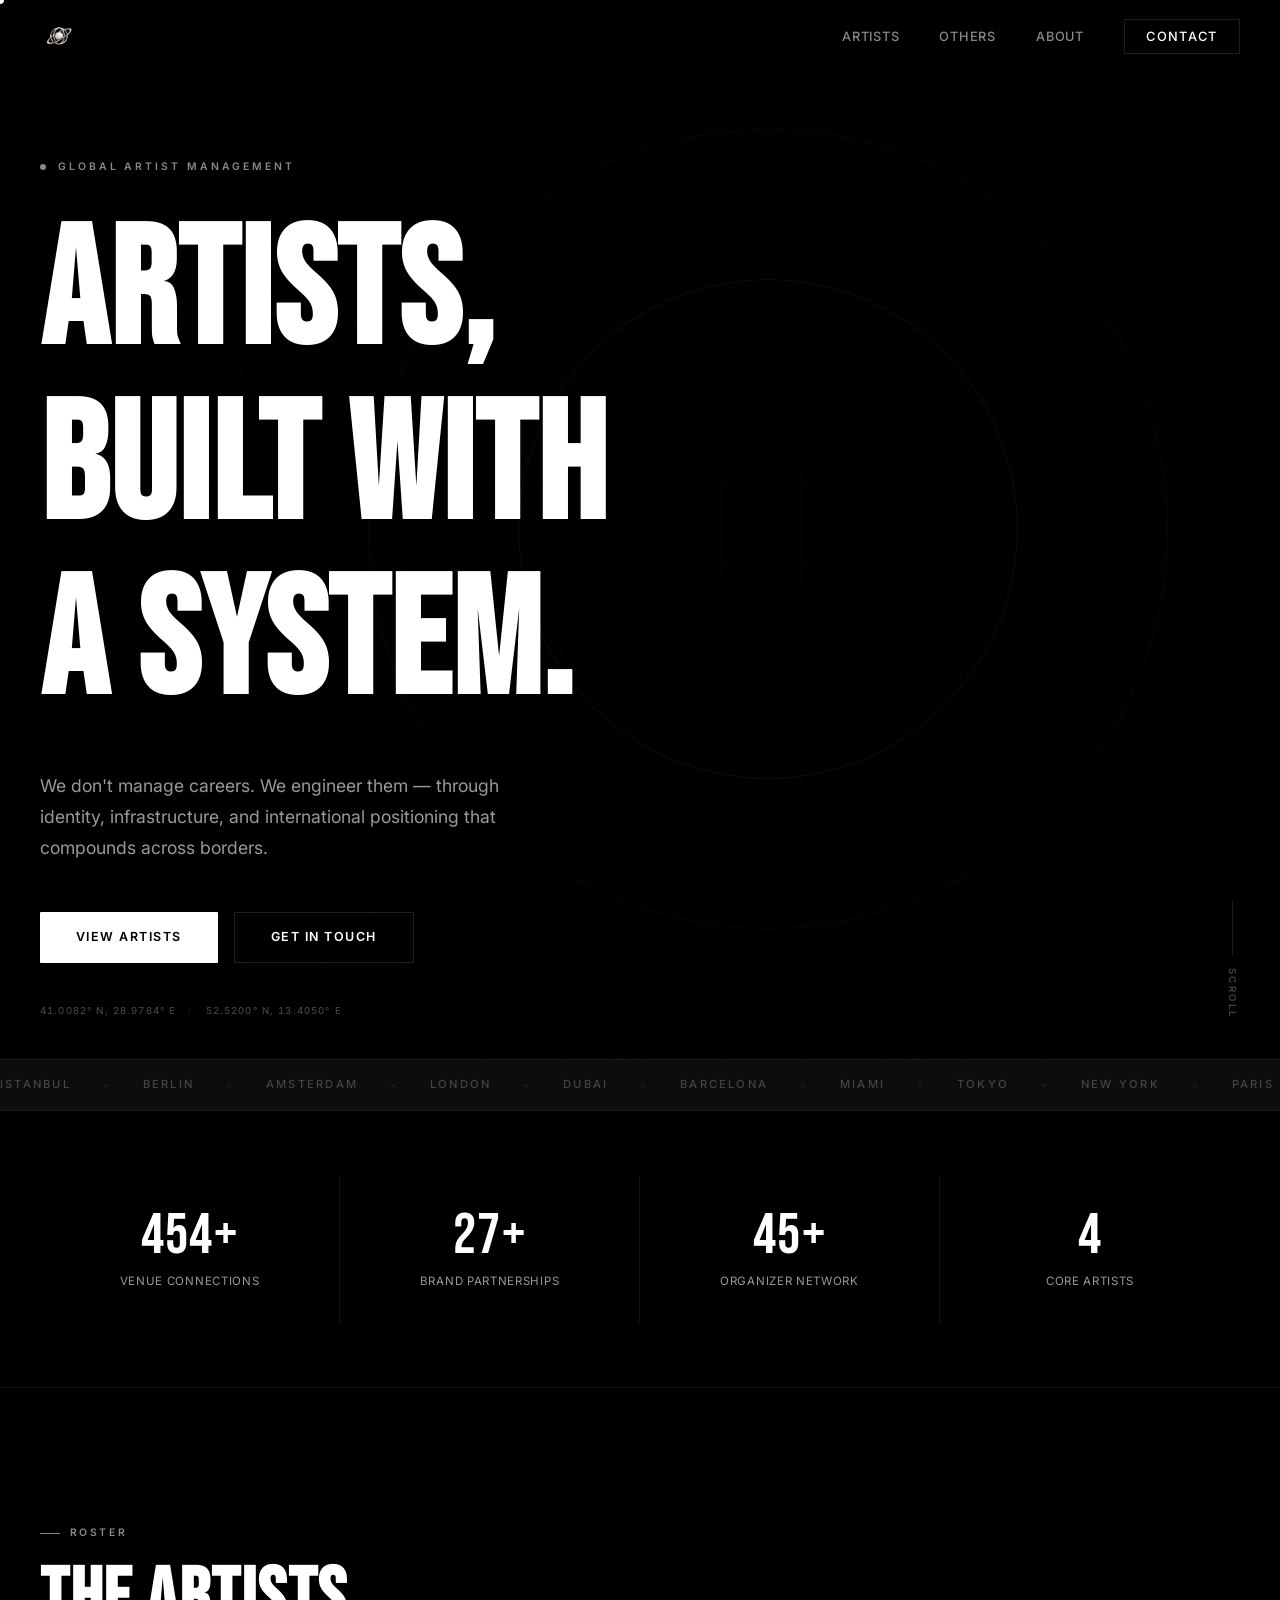
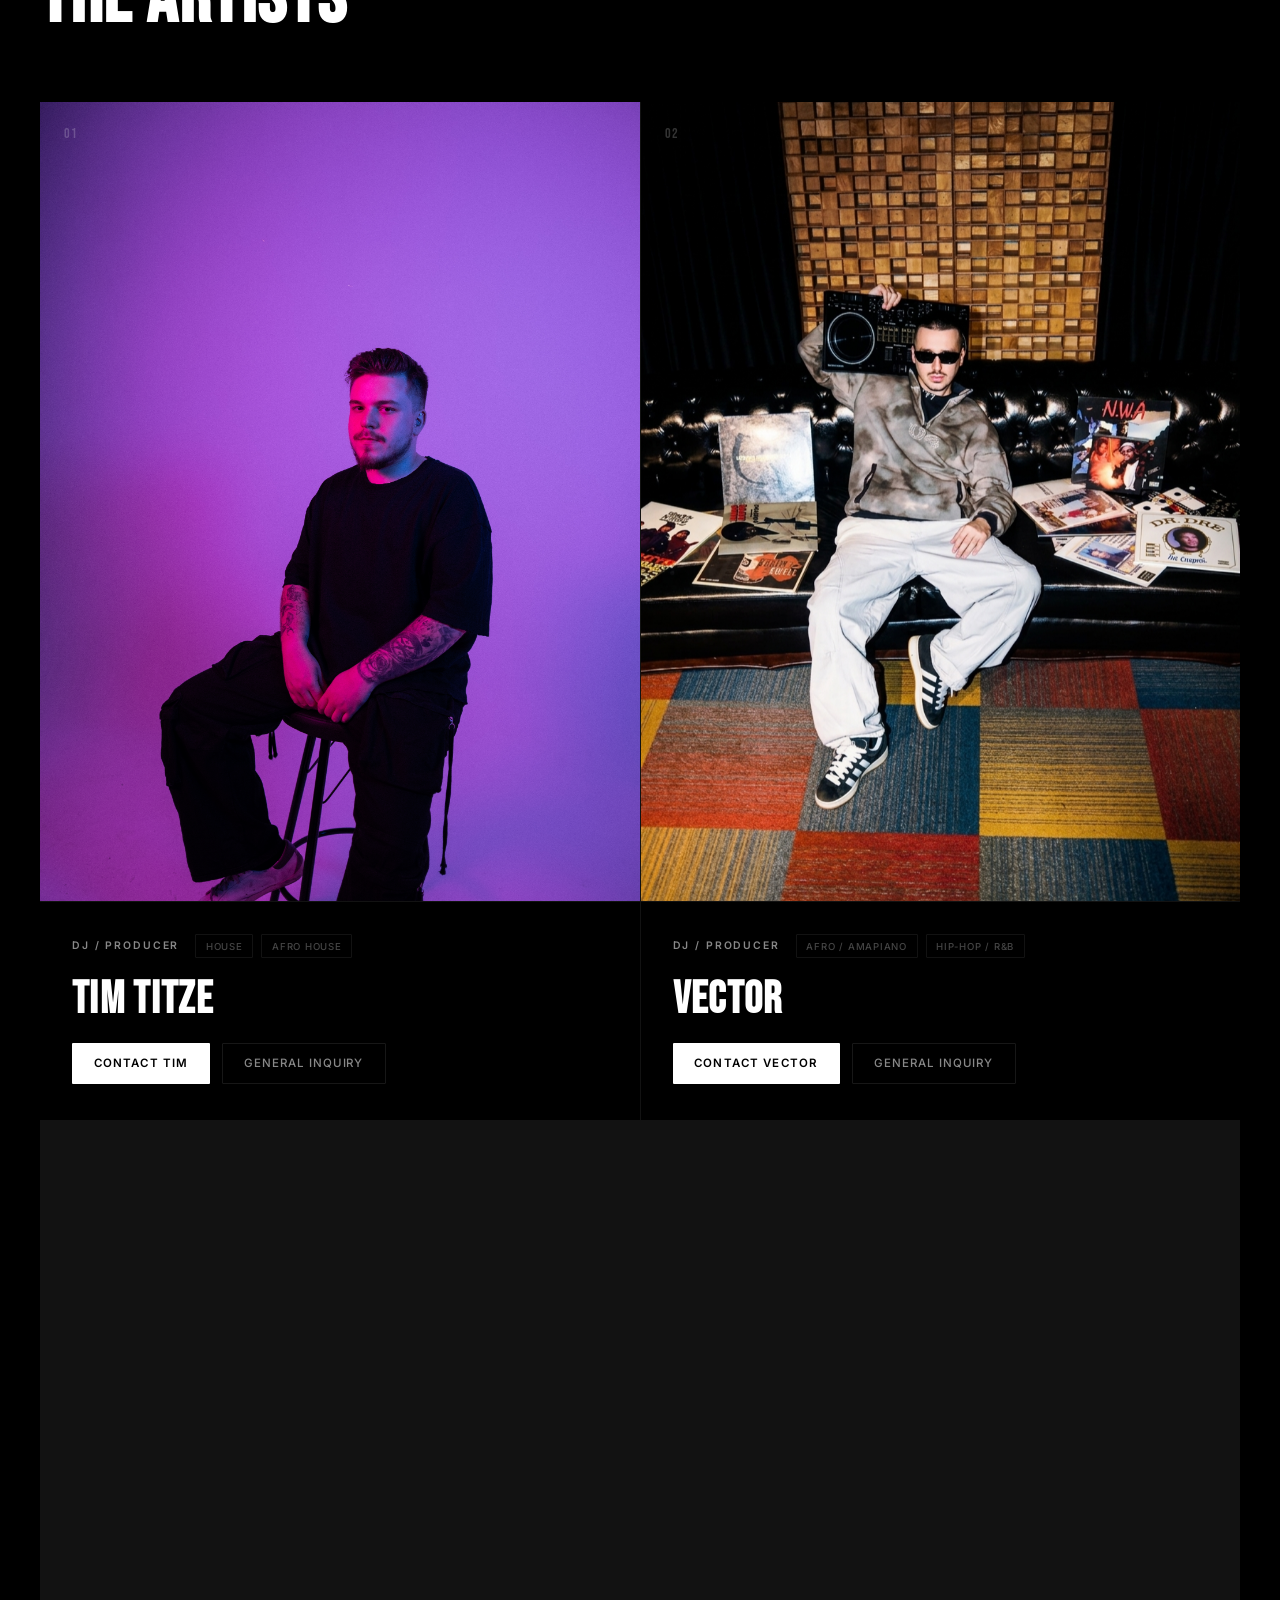
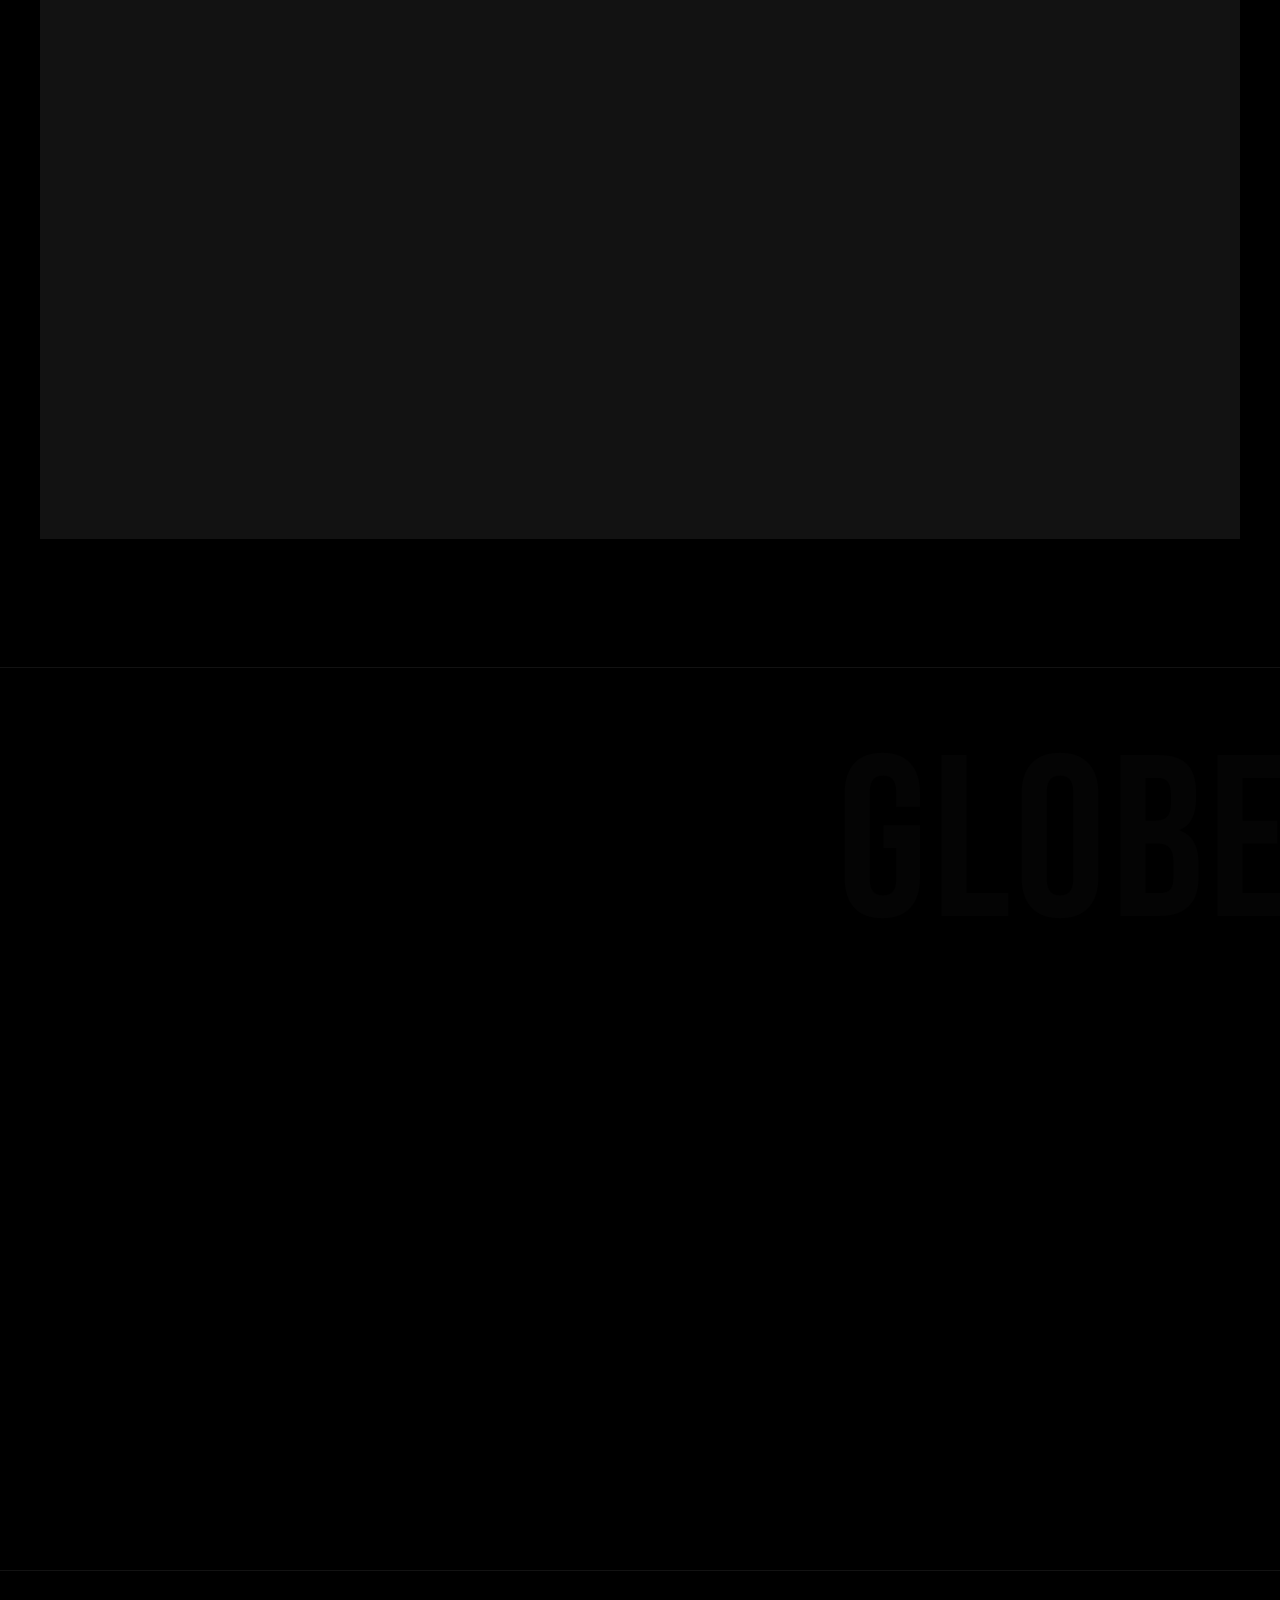
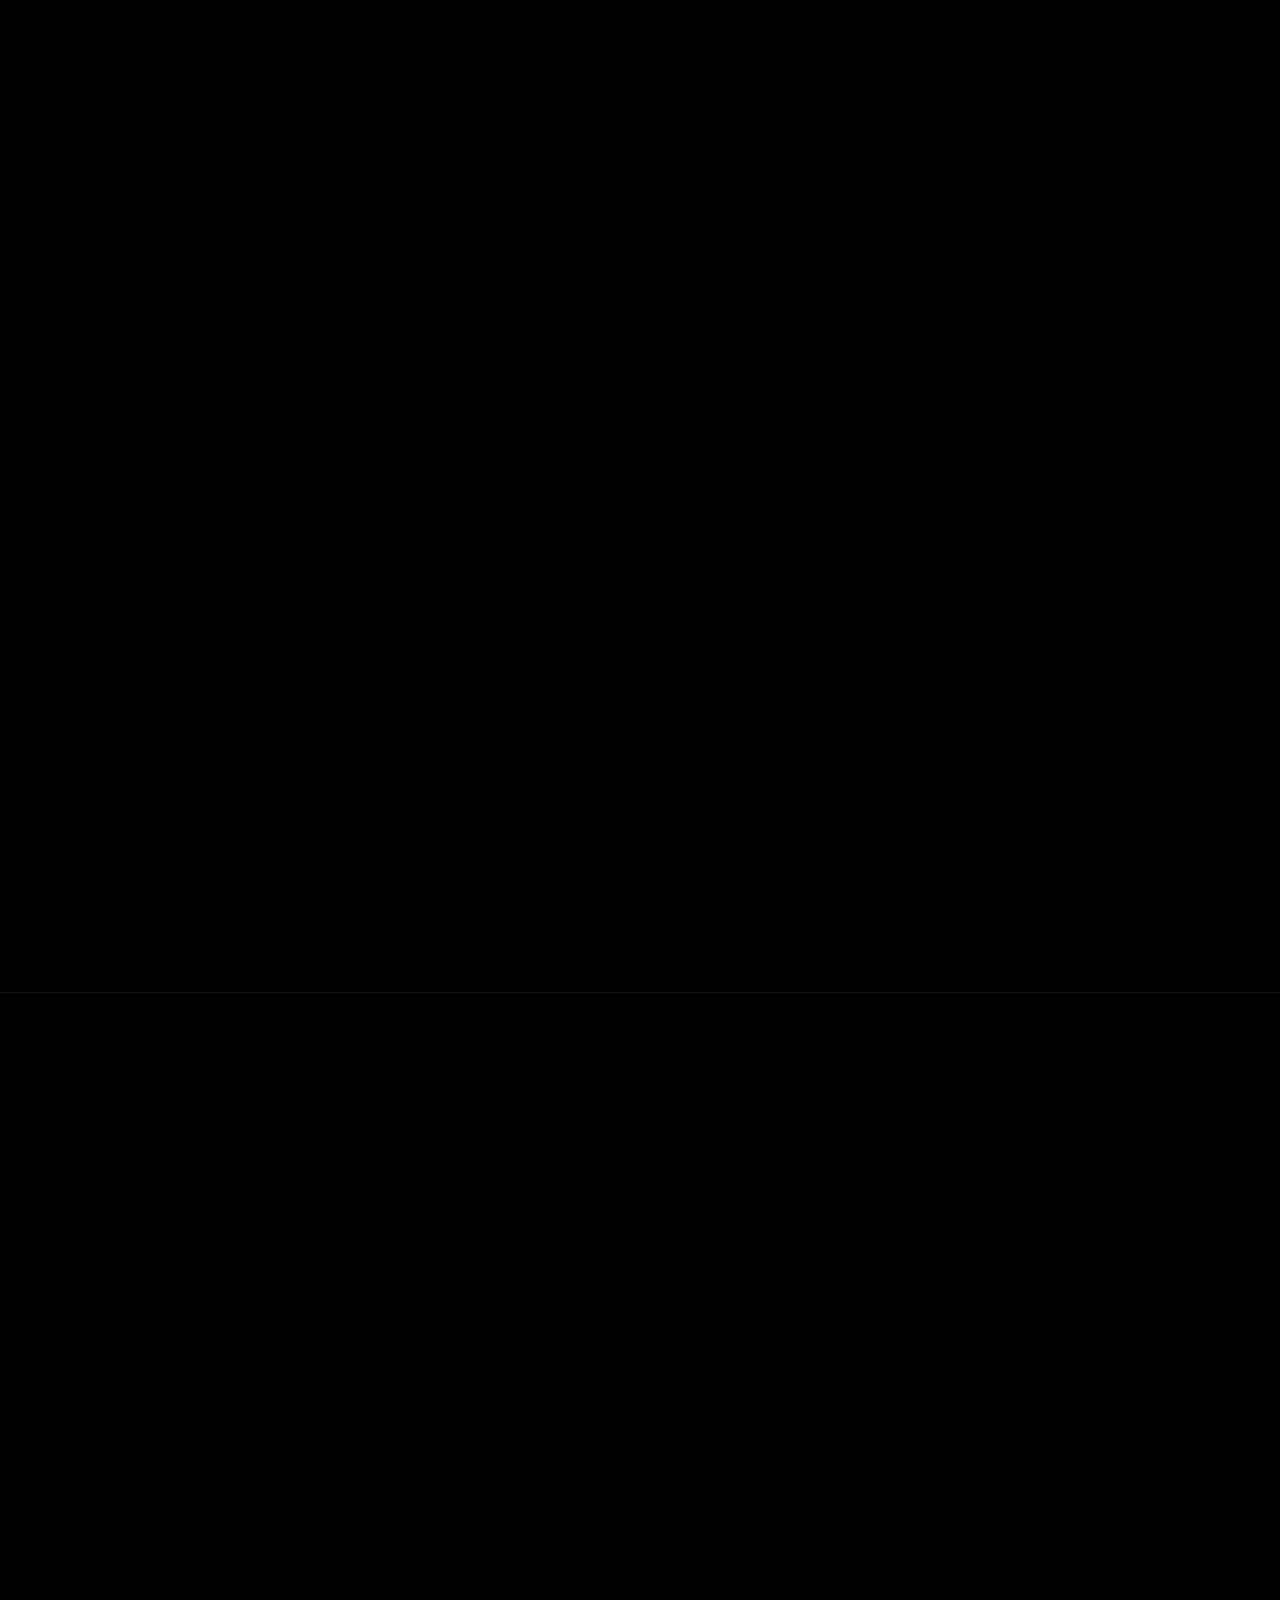
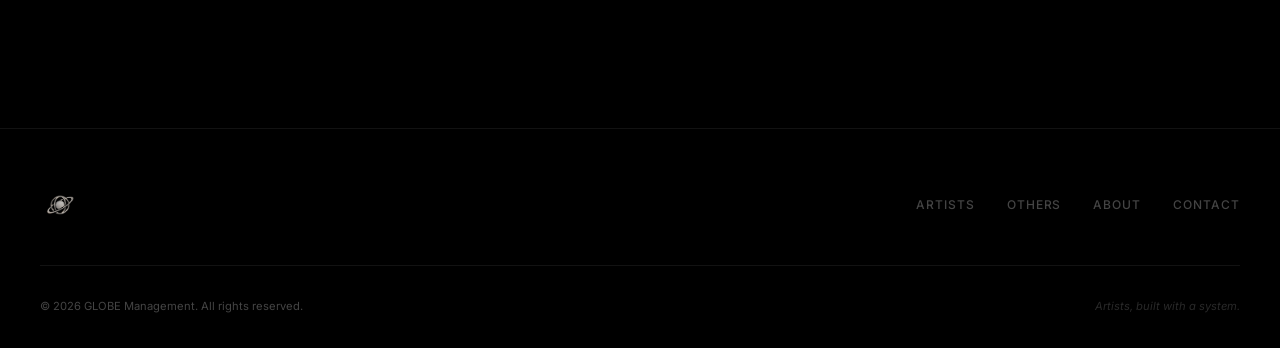
<file: index.html>
<!DOCTYPE html>
<html lang="en">
<head>
  <meta charset="UTF-8" />
  <meta name="viewport" content="width=device-width, initial-scale=1.0" />
  <title>GLOBE Management</title>
  <link rel="icon" type="image/png" href="assets/icon.png" />
  <link rel="preconnect" href="https://fonts.googleapis.com" />
  <link rel="preconnect" href="https://fonts.gstatic.com" crossorigin />
  <link href="https://fonts.googleapis.com/css2?family=Inter:wght@300;400;500;600;700;800;900&family=Bebas+Neue&display=swap" rel="stylesheet" />
  <link rel="stylesheet" href="style.css" />
</head>
<body>

  <!-- CUSTOM CURSOR -->
  <div class="cursor" id="cursor"></div>
  <div class="cursor-trail" id="cursorTrail"></div>

  <!-- NAVBAR -->
  <nav class="navbar" id="navbar">
    <div class="nav-inner">
      <a href="index.html" class="nav-logo">
        <img src="assets/icon-white.png" alt="GLOBE Management" class="nav-logo-icon" />
      </a>
      <button class="nav-toggle" id="navToggle" aria-label="Menu">
        <span></span><span></span><span></span>
      </button>
      <ul class="nav-links" id="navLinks">
        <li><a href="#artists">Artists</a></li>
        <li><a href="others.html">Others</a></li>
        <li><a href="#about">About</a></li>
        <li><a href="#contact" class="nav-cta">Contact</a></li>
      </ul>
    </div>
  </nav>

  <!-- HERO -->
  <section class="hero" id="hero">
    <div class="hero-bg">
      <div class="orbit orbit-1"></div>
      <div class="orbit orbit-2"></div>
      <div class="orbit orbit-3"></div>
      <div class="hero-grid-lines"></div>
    </div>
    <div class="hero-content">
      <div class="hero-label" data-hero-label>
        <span class="label-dot"></span>
        Global Artist Management
      </div>
      <h1 class="hero-headline">
        <span class="hero-word" data-hero-word>Artists,</span>
        <span class="hero-word" data-hero-word>built with</span>
        <span class="hero-word" data-hero-word>a system.</span>
      </h1>
      <p class="hero-sub" data-hero-sub>We don't manage careers. We engineer them — through identity, infrastructure, and international positioning that compounds across borders.</p>
      <div class="hero-actions" data-hero-actions>
        <a href="#artists" class="btn btn-primary magnetic">View Artists</a>
        <a href="#contact" class="btn btn-ghost magnetic">Get in Touch</a>
      </div>
    </div>
    <div class="hero-scroll" data-hero-scroll>
      <div class="scroll-indicator">
        <div class="scroll-dot"></div>
      </div>
      <span>Scroll</span>
    </div>
    <div class="hero-coords" data-hero-coords>
      <span>41.0082° N, 28.9784° E</span>
      <span class="coords-sep">/</span>
      <span>52.5200° N, 13.4050° E</span>
    </div>
  </section>

  <!-- TICKER -->
  <div class="ticker-wrap">
    <div class="ticker">
      <div class="ticker-track" id="tickerTrack">
        <span>Istanbul</span><span class="sep">×</span>
        <span>Berlin</span><span class="sep">×</span>
        <span>Amsterdam</span><span class="sep">×</span>
        <span>London</span><span class="sep">×</span>
        <span>Dubai</span><span class="sep">×</span>
        <span>Barcelona</span><span class="sep">×</span>
        <span>Miami</span><span class="sep">×</span>
        <span>Tokyo</span><span class="sep">×</span>
        <span>New York</span><span class="sep">×</span>
        <span>Paris</span><span class="sep">×</span>
        <span>São Paulo</span><span class="sep">×</span>
        <span>Singapore</span><span class="sep">×</span>
        <!-- duplicate for seamless loop -->
        <span>Istanbul</span><span class="sep">×</span>
        <span>Berlin</span><span class="sep">×</span>
        <span>Amsterdam</span><span class="sep">×</span>
        <span>London</span><span class="sep">×</span>
        <span>Dubai</span><span class="sep">×</span>
        <span>Barcelona</span><span class="sep">×</span>
        <span>Miami</span><span class="sep">×</span>
        <span>Tokyo</span><span class="sep">×</span>
        <span>New York</span><span class="sep">×</span>
        <span>Paris</span><span class="sep">×</span>
        <span>São Paulo</span><span class="sep">×</span>
        <span>Singapore</span><span class="sep">×</span>
      </div>
    </div>
  </div>

  <!-- STATS STRIP -->
  <section class="stats-strip">
    <div class="container">
      <div class="stats-grid">
        <div class="stat-item" data-reveal>
          <div class="stat-number" data-count="500" data-suffix="+">0+</div>
          <div class="stat-label">Venue Connections</div>
        </div>
        <div class="stat-item" data-reveal>
          <div class="stat-number" data-count="30" data-suffix="+">0+</div>
          <div class="stat-label">Brand Partnerships</div>
        </div>
        <div class="stat-item" data-reveal>
          <div class="stat-number" data-count="50" data-suffix="+">0+</div>
          <div class="stat-label">Organizer Network</div>
        </div>
        <div class="stat-item" data-reveal>
          <div class="stat-number" data-count="4" data-suffix="">0</div>
          <div class="stat-label">Core Artists</div>
        </div>
      </div>
    </div>
  </section>

  <!-- ARTISTS -->
  <section class="artists-section" id="artists">
    <div class="container">
      <div class="section-header" data-reveal>
        <span class="section-label">Roster</span>
        <h2 class="section-title split-title">The Artists</h2>
      </div>
      <div class="artists-grid">

        <div class="artist-card" data-reveal data-delay="0">
          <div class="artist-image-wrap">
            <img src="assets/tim main foto.jpg" alt="Tim Titze" class="artist-image" />
            <div class="artist-overlay">
              <button class="btn-detail magnetic" onclick="openModal('tim')">View Profile</button>
            </div>
            <div class="artist-card-index">01</div>
          </div>
          <div class="artist-info">
            <div class="artist-meta">
              <span class="artist-role">DJ / Producer</span>
              <div class="artist-tags">
                <span class="tag">House</span>
                <span class="tag">Afro House</span>
              </div>
            </div>
            <h3 class="artist-name">Tim Titze</h3>
            <div class="artist-actions">
              <a href="mailto:timtitze@globehouse.co" class="btn btn-artist-primary magnetic">Contact Tim</a>
              <a href="mailto:info@globehouse.co" class="btn btn-artist-ghost">General Inquiry</a>
            </div>
          </div>
        </div>

        <div class="artist-card" data-reveal data-delay="1">
          <div class="artist-image-wrap">
            <img src="assets/vector main foto.PNG" alt="Vector" class="artist-image" />
            <div class="artist-overlay">
              <button class="btn-detail magnetic" onclick="openModal('vector')">View Profile</button>
            </div>
            <div class="artist-card-index">02</div>
          </div>
          <div class="artist-info">
            <div class="artist-meta">
              <span class="artist-role">DJ / Producer</span>
              <div class="artist-tags">
                <span class="tag">Afro / Amapiano</span>
                <span class="tag">Hip-Hop / R&B</span>
              </div>
            </div>
            <h3 class="artist-name">Vector</h3>
            <div class="artist-actions">
              <a href="mailto:vector@globehouse.co" class="btn btn-artist-primary magnetic">Contact Vector</a>
              <a href="mailto:info@globehouse.co" class="btn btn-artist-ghost">General Inquiry</a>
            </div>
          </div>
        </div>

        <div class="artist-card" data-reveal data-delay="2">
          <div class="artist-image-wrap">
            <img src="assets/feyzabay.jpeg" alt="Feyza Bayrakçı" class="artist-image" />
            <div class="artist-overlay">
              <button class="btn-detail magnetic" onclick="openModal('feyza')">View Profile</button>
            </div>
            <div class="artist-card-index">03</div>
          </div>
          <div class="artist-info">
            <div class="artist-meta">
              <span class="artist-role">DJ / Producer</span>
              <div class="artist-tags">
                <span class="tag">Bounce</span>
                <span class="tag">Afro House</span>
                <span class="tag">R&B</span>
              </div>
            </div>
            <h3 class="artist-name">Feyza Bayrakçı</h3>
            <div class="artist-actions">
              <a href="mailto:feyzabayrakci@globehouse.co" class="btn btn-artist-primary magnetic">Contact Feyza</a>
              <a href="mailto:info@globehouse.co" class="btn btn-artist-ghost">General Inquiry</a>
            </div>
          </div>
        </div>

        <div class="artist-card" data-reveal data-delay="3">
          <div class="artist-image-wrap">
            <img src="assets/kaan ata main foto.JPG" alt="Kaan Ata" class="artist-image" />
            <div class="artist-overlay">
              <button class="btn-detail magnetic" onclick="openModal('kaan')">View Profile</button>
            </div>
            <div class="artist-card-index">04</div>
          </div>
          <div class="artist-info">
            <div class="artist-meta">
              <span class="artist-role">DJ / Producer</span>
              <div class="artist-tags">
                <span class="tag">Commercial</span>
                <span class="tag">Afro House</span>
              </div>
            </div>
            <h3 class="artist-name">Kaan Ata</h3>
            <div class="artist-actions">
              <a href="mailto:kaanata@globehouse.co" class="btn btn-artist-primary magnetic">Contact Kaan</a>
              <a href="mailto:info@globehouse.co" class="btn btn-artist-ghost">General Inquiry</a>
            </div>
          </div>
        </div>

      </div>
    </div>
  </section>

  <!-- ABOUT -->
  <section class="about-section" id="about">
    <div class="container">
      <div class="about-grid">
        <div class="about-left" data-reveal>
          <span class="section-label">About</span>
          <h2 class="about-title">We don't just manage artists.<br />We build systems.</h2>
          <p class="about-body">GLOBE is a selective artist management company built for the international market. We take on four artists — not four hundred. Every artist in our roster receives a complete career architecture: brand identity, content strategy, booking infrastructure, and long-term positioning engineered for the global stage.</p>
          <p class="about-body">Our network spans 500+ venues across every major territory, 30 brand partners, and 50 organizer relationships. We leverage all of it — exclusively for the artists we believe in without reservation.</p>
          <a href="#contact" class="btn btn-primary magnetic" style="margin-top: 2.5rem; display: inline-flex;">Work with us</a>
        </div>
        <div class="about-right">
          <div class="about-pillars">
            <div class="pillar" data-reveal>
              <div class="pillar-number">01</div>
              <div class="pillar-text">
                <h4>System Over Hustle</h4>
                <p>Careers built on repeatable, scalable infrastructure — not luck or one-off connections.</p>
              </div>
            </div>
            <div class="pillar" data-reveal>
              <div class="pillar-number">02</div>
              <div class="pillar-text">
                <h4>Identity First</h4>
                <p>Before bookings, before content — who is this artist, and why does the international market need them?</p>
              </div>
            </div>
            <div class="pillar" data-reveal>
              <div class="pillar-number">03</div>
              <div class="pillar-text">
                <h4>Cross-Border by Default</h4>
                <p>No market is out of reach. Every decision is made with a global trajectory as the baseline, not the ceiling.</p>
              </div>
            </div>
            <div class="pillar" data-reveal>
              <div class="pillar-number">04</div>
              <div class="pillar-text">
                <h4>Selective by Design</h4>
                <p>Four artists. Full focus. Undivided attention and resources — no compromise, no dilution.</p>
              </div>
            </div>
          </div>
        </div>
      </div>
    </div>
  </section>

  <!-- SERVICES -->
  <section class="services-section" id="services">
    <div class="container">
      <div class="section-header" data-reveal>
        <span class="section-label">What We Do</span>
        <h2 class="section-title">Services</h2>
      </div>
      <div class="services-list">
        <div class="service-row" data-reveal>
          <span class="service-index">01</span>
          <span class="service-name">Artist Management</span>
          <span class="service-desc">Full-spectrum career management from ground zero to international stages.</span>
          <div class="service-line"></div>
        </div>
        <div class="service-row" data-reveal>
          <span class="service-index">02</span>
          <span class="service-name">Booking Strategy</span>
          <span class="service-desc">Strategic placement across venues, festivals, and global events.</span>
          <div class="service-line"></div>
        </div>
        <div class="service-row" data-reveal>
          <span class="service-index">03</span>
          <span class="service-name">Brand Positioning</span>
          <span class="service-desc">Identity, visuals, and narrative architected to endure a decade of global exposure.</span>
          <div class="service-line"></div>
        </div>
        <div class="service-row" data-reveal>
          <span class="service-index">04</span>
          <span class="service-name">Content Direction</span>
          <span class="service-desc">Systematic content strategy built for cross-market reach, not just local virality.</span>
          <div class="service-line"></div>
        </div>
        <div class="service-row" data-reveal>
          <span class="service-index">05</span>
          <span class="service-name">Global Network</span>
          <span class="service-desc">500+ venues, 50 organizers, 30 brand partners — activated across every major territory.</span>
          <div class="service-line"></div>
        </div>
      </div>
    </div>
  </section>

  <!-- CONTACT -->
  <section class="contact-section" id="contact">
    <div class="container">
      <div class="contact-grid">
        <div class="contact-left" data-reveal>
          <span class="section-label">Contact</span>
          <h2 class="contact-title">Operate<br />everywhere.</h2>
          <p class="contact-sub">Whether you're an artist ready to scale internationally, a brand seeking authentic cultural access, or an organizer building a global lineup — start here.</p>
          <div class="contact-info">
            <div class="contact-info-row">
              <span class="ci-label">Email</span>
              <a href="mailto:info@globehouse.co" class="ci-value">info@globehouse.co</a>
            </div>
            <div class="contact-info-row">
              <span class="ci-label">Phone</span>
              <a href="tel:+905340882237" class="ci-value">0534 088 22 37</a>
            </div>
          </div>
        </div>
        <div class="contact-right" data-reveal>
          <form class="contact-form" onsubmit="handleSubmit(event)">
            <div class="form-group">
              <input type="text" name="name" placeholder="Name" required />
              <div class="form-underline"></div>
            </div>
            <div class="form-group">
              <input type="email" name="email" placeholder="Email" required />
              <div class="form-underline"></div>
            </div>
            <div class="form-group">
              <input type="tel" name="phone" placeholder="Phone" />
              <div class="form-underline"></div>
            </div>
            <div class="form-group">
              <textarea name="message" placeholder="Message" rows="5" required></textarea>
              <div class="form-underline"></div>
            </div>
            <button type="submit" class="btn btn-primary btn-full magnetic">Send Message</button>
          </form>
        </div>
      </div>
    </div>
  </section>

  <!-- FOOTER -->
  <footer class="footer">
    <div class="container">
      <div class="footer-top">
        <a href="index.html" class="footer-logo">
          <img src="assets/icon-white.png" alt="GLOBE Management" class="footer-logo-icon" />
        </a>
        <nav class="footer-nav">
          <a href="#artists">Artists</a>
          <a href="others.html">Others</a>
          <a href="#about">About</a>
          <a href="#contact">Contact</a>
        </nav>
      </div>
      <div class="footer-bottom">
        <span class="footer-copy">&copy; 2026 GLOBE Management. All rights reserved.</span>
        <span class="footer-tag">Artists, built with a system.</span>
      </div>
    </div>
  </footer>

  <!-- ARTIST MODALS -->
  <div class="modal-overlay" id="modalOverlay" onclick="closeModal()">
    <div class="modal" onclick="event.stopPropagation()">
      <button class="modal-close" onclick="closeModal()">&#215;</button>
      <div class="modal-content" id="modalContent"></div>
    </div>
  </div>

  <script src="script.js"></script>
</body>
</html>
</file>
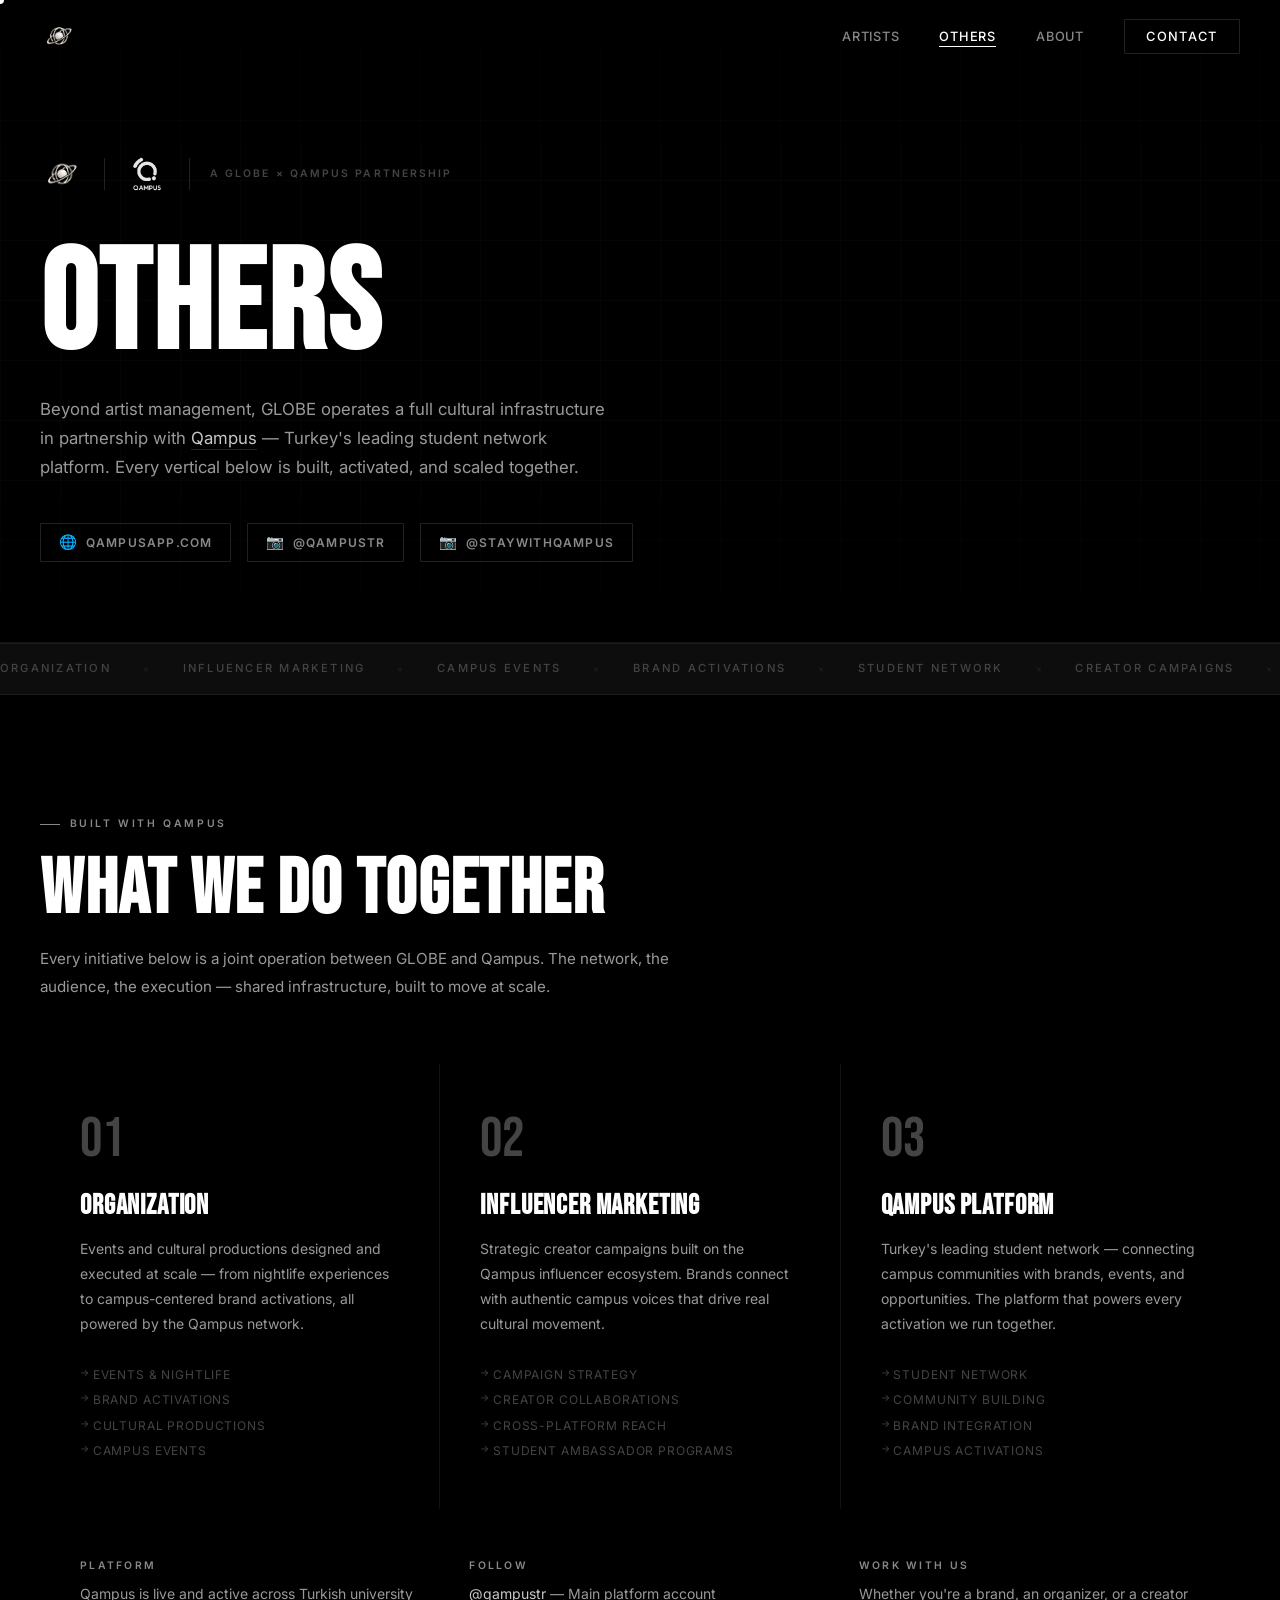
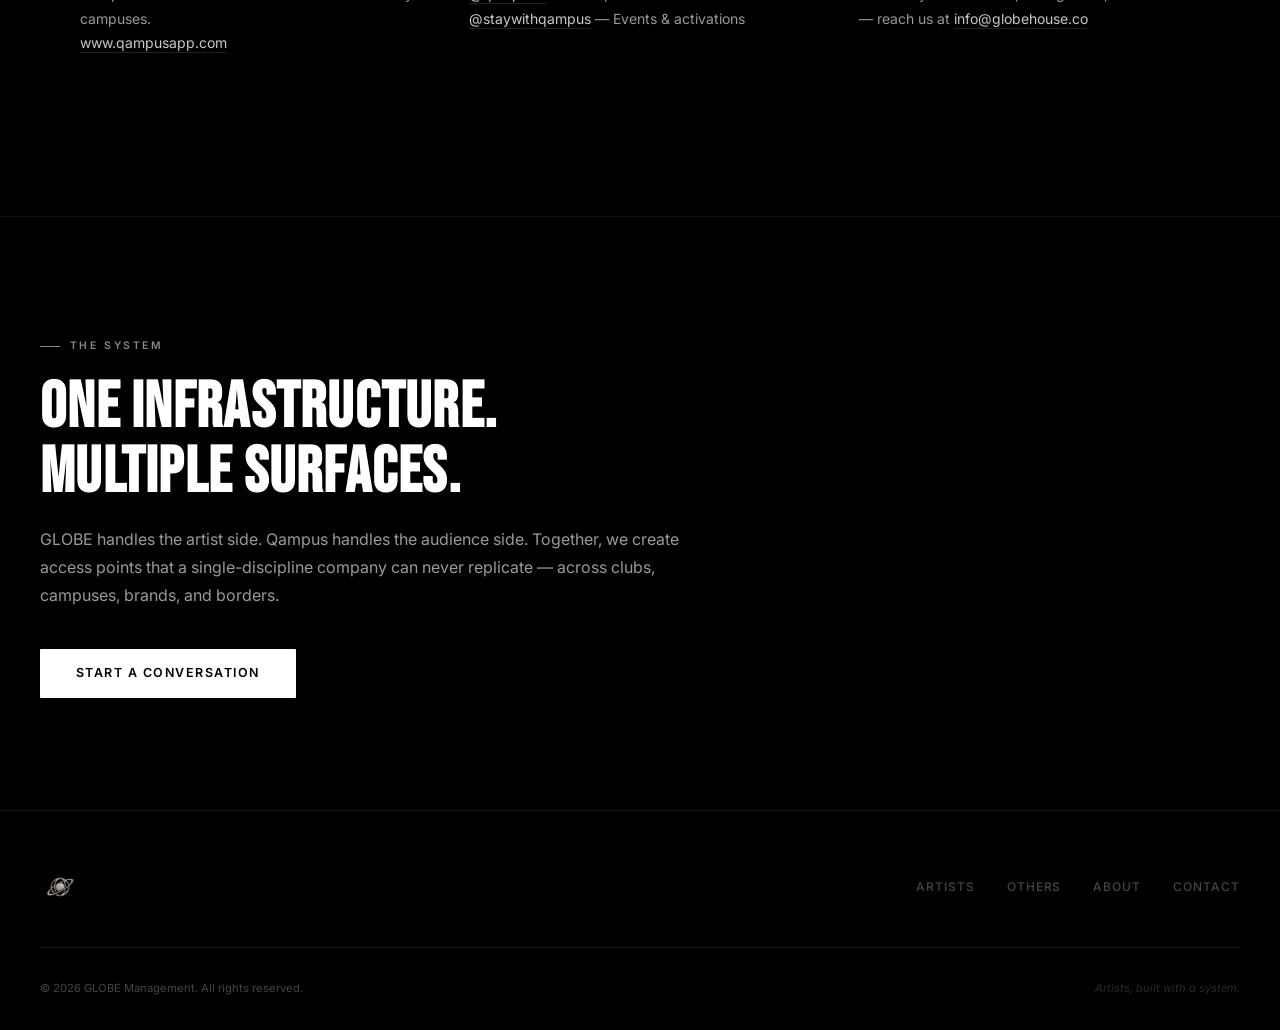
<file: others.html>
<!DOCTYPE html>
<html lang="en">
<head>
  <meta charset="UTF-8" />
  <meta name="viewport" content="width=device-width, initial-scale=1.0" />
  <title>Others — GLOBE Management</title>
  <link rel="icon" type="image/png" href="assets/icon-white.png" />
  <link rel="preconnect" href="https://fonts.googleapis.com" />
  <link rel="preconnect" href="https://fonts.gstatic.com" crossorigin />
  <link href="https://fonts.googleapis.com/css2?family=Inter:wght@300;400;500;600;700;800;900&family=Bebas+Neue&display=swap" rel="stylesheet" />
  <link rel="stylesheet" href="style.css" />
  <style>
    /* ── Others-specific overrides ── */
    .partner-hero {
      padding: calc(var(--nav-h) + 5rem) 0 5rem;
      border-bottom: 1px solid var(--border);
      position: relative;
      overflow: hidden;
    }
    .partner-hero::before {
      content: '';
      position: absolute;
      inset: 0;
      background-image:
        linear-gradient(rgba(255,255,255,0.02) 1px, transparent 1px),
        linear-gradient(90deg, rgba(255,255,255,0.02) 1px, transparent 1px);
      background-size: 60px 60px;
      mask-image: linear-gradient(to bottom, transparent, black 25%, black 75%, transparent);
      -webkit-mask-image: linear-gradient(to bottom, transparent, black 25%, black 75%, transparent);
      pointer-events: none;
    }

    /* Logo lockup */
    .lockup {
      display: flex;
      align-items: center;
      gap: 1.25rem;
      margin-bottom: 3rem;
      position: relative; z-index: 1;
    }
    .lockup-logo {
      height: 44px;
      width: auto;
      object-fit: contain;
    }
    .lockup-globe { filter: none !important; }
    .lockup-qampus { opacity: 0.9; }
    .lockup-div {
      width: 1px;
      height: 32px;
      background: var(--border-mid);
    }
    .lockup-tag {
      font-size: 0.65rem;
      font-weight: 600;
      letter-spacing: 0.2em;
      text-transform: uppercase;
      color: var(--text-muted);
    }

    .partner-title {
      font-family: var(--font-display);
      font-size: clamp(4.5rem, 11vw, 10rem);
      line-height: 0.9;
      letter-spacing: 0.02em;
      margin-bottom: 1.5rem;
      position: relative; z-index: 1;
    }
    .partner-sub {
      font-size: 1.05rem;
      color: var(--text-secondary);
      max-width: 580px;
      line-height: 1.75;
      position: relative; z-index: 1;
    }
    .partner-sub a {
      color: var(--silver);
      border-bottom: 1px solid var(--border-mid);
      padding-bottom: 1px;
      transition: color 0.2s, border-color 0.2s;
    }
    .partner-sub a:hover { color: var(--white); border-color: var(--white); }

    /* Qampus links bar */
    .qampus-links {
      display: flex;
      align-items: center;
      gap: 1rem;
      margin-top: 2.5rem;
      flex-wrap: wrap;
      position: relative; z-index: 1;
    }
    .qlink {
      display: inline-flex;
      align-items: center;
      gap: 0.5rem;
      font-size: 0.75rem;
      font-weight: 600;
      letter-spacing: 0.1em;
      text-transform: uppercase;
      color: var(--silver-dim);
      border: 1px solid var(--border-mid);
      padding: 0.55rem 1.1rem;
      border-radius: 1px;
      transition: color 0.2s, border-color 0.2s, background 0.2s;
    }
    .qlink:hover { color: var(--white); border-color: rgba(255,255,255,0.3); background: rgba(255,255,255,0.03); }
    .qlink-icon { font-size: 0.9rem; line-height: 1; }

    /* Services grid */
    .services-wrap { padding: 7rem 0; }

    .services-intro {
      margin-bottom: 4rem;
    }
    .services-intro p {
      font-size: 0.95rem;
      color: var(--text-secondary);
      max-width: 640px;
      line-height: 1.8;
      margin-top: 1rem;
    }

    .qampus-grid {
      display: grid;
      grid-template-columns: repeat(3, 1fr);
      gap: 1px;
      background: var(--border);
      margin-bottom: 1px;
    }

    .q-card {
      background: var(--black);
      padding: 3rem 2.5rem;
      position: relative;
      overflow: hidden;
      transition: background 0.35s;
    }
    .q-card:hover { background: var(--surface); }
    .q-card::before {
      content: '';
      position: absolute;
      top: 0; left: 0;
      width: 0; height: 2px;
      background: var(--white);
      transition: width 0.5s var(--ease);
    }
    .q-card:hover::before { width: 100%; }

    .q-card-index {
      font-family: var(--font-display);
      font-size: 3.5rem;
      color: var(--text-muted);
      line-height: 1;
      margin-bottom: 1.5rem;
      transition: color 0.3s;
    }
    .q-card:hover .q-card-index { color: var(--silver-dim); }

    .q-card-title {
      font-family: var(--font-display);
      font-size: 1.75rem;
      letter-spacing: 0.03em;
      line-height: 1;
      margin-bottom: 1rem;
    }
    .q-card-desc {
      font-size: 0.875rem;
      color: var(--text-secondary);
      line-height: 1.8;
      margin-bottom: 1.75rem;
    }
    .q-card-list {
      list-style: none;
      display: flex;
      flex-direction: column;
      gap: 0.4rem;
    }
    .q-card-list li {
      font-size: 0.75rem;
      color: var(--text-muted);
      letter-spacing: 0.07em;
      text-transform: uppercase;
      padding-left: 0.8rem;
      position: relative;
      transition: color 0.2s;
    }
    .q-card:hover .q-card-list li { color: var(--silver-dim); }
    .q-card-list li::before { content: '→'; position: absolute; left: 0; font-size: 0.6rem; }

    /* Wide card (full width) */
    .q-card-wide {
      background: var(--black);
      padding: 3rem 2.5rem;
      display: grid;
      grid-template-columns: 1fr 1fr 1fr;
      gap: 3rem;
      align-items: start;
      position: relative;
      overflow: hidden;
      transition: background 0.35s;
    }
    .q-card-wide:hover { background: var(--surface); }
    .q-card-wide::before {
      content: '';
      position: absolute;
      top: 0; left: 0;
      width: 0; height: 2px;
      background: var(--white);
      transition: width 0.5s var(--ease);
    }
    .q-card-wide:hover::before { width: 100%; }

    .q-wide-label {
      font-size: 0.65rem;
      font-weight: 600;
      letter-spacing: 0.22em;
      text-transform: uppercase;
      color: var(--silver-dim);
      margin-bottom: 0.5rem;
    }
    .q-wide-text {
      font-size: 0.875rem;
      color: var(--text-secondary);
      line-height: 1.75;
    }
    .q-wide-text a {
      color: var(--silver);
      border-bottom: 1px solid var(--border-mid);
      padding-bottom: 1px;
      transition: color 0.2s, border-color 0.2s;
    }
    .q-wide-text a:hover { color: var(--white); border-color: var(--white); }

    /* CTA */
    .others-cta {
      padding: 7rem 0;
      border-top: 1px solid var(--border);
    }
    .cta-block { max-width: 640px; }
    .cta-block-title {
      font-family: var(--font-display);
      font-size: clamp(2.75rem, 5vw, 4.5rem);
      letter-spacing: 0.02em;
      line-height: 1.02;
      margin-bottom: 1.25rem;
    }
    .cta-block-sub {
      font-size: 1rem;
      color: var(--text-secondary);
      line-height: 1.75;
      margin-bottom: 2.5rem;
    }

    @media (max-width: 900px) {
      .qampus-grid { grid-template-columns: 1fr 1fr; }
      .q-card-wide { grid-template-columns: 1fr; gap: 2rem; }
    }
    @media (max-width: 600px) {
      .qampus-grid { grid-template-columns: 1fr; }
      .lockup { flex-wrap: wrap; }
    }
  </style>
</head>
<body>

  <div class="cursor" id="cursor"></div>
  <div class="cursor-trail" id="cursorTrail"></div>

  <nav class="navbar scrolled" id="navbar">
    <div class="nav-inner">
      <a href="index.html" class="nav-logo">
        <img src="assets/icon-white.png" alt="GLOBE Management" class="nav-logo-icon" />
      </a>
      <button class="nav-toggle" id="navToggle" aria-label="Menu">
        <span></span><span></span><span></span>
      </button>
      <ul class="nav-links" id="navLinks">
        <li><a href="index.html#artists">Artists</a></li>
        <li><a href="others.html" class="active">Others</a></li>
        <li><a href="index.html#about">About</a></li>
        <li><a href="index.html#contact" class="nav-cta">Contact</a></li>
      </ul>
    </div>
  </nav>

  <!-- PAGE HERO -->
  <section class="partner-hero">
    <div class="container">

      <!-- GLOBE × QAMPUS lockup -->
      <div class="lockup" data-reveal>
        <img src="assets/icon-white.png" alt="GLOBE" class="lockup-logo lockup-globe nav-logo-icon" style="height:44px;width:44px;" />
        <div class="lockup-div"></div>
        <img src="assets/qampus-white.png" alt="Qampus" class="lockup-logo lockup-qampus" style="height:44px;width:44px;" />
        <div class="lockup-div"></div>
        <span class="lockup-tag">A GLOBE × Qampus Partnership</span>
      </div>

      <h1 class="partner-title" data-reveal>Others</h1>

      <p class="partner-sub" data-reveal>
        Beyond artist management, GLOBE operates a full cultural infrastructure in partnership with
        <a href="https://www.qampusapp.com" target="_blank" rel="noopener">Qampus</a> —
        Turkey's leading student network platform. Every vertical below is built, activated, and scaled together.
      </p>

      <!-- Qampus links -->
      <div class="qampus-links" data-reveal>
        <a href="https://www.qampusapp.com" target="_blank" rel="noopener" class="qlink">
          <span class="qlink-icon">🌐</span> qampusapp.com
        </a>
        <a href="https://instagram.com/qampustr" target="_blank" rel="noopener" class="qlink">
          <span class="qlink-icon">📷</span> @qampustr
        </a>
        <a href="https://instagram.com/staywithqampus" target="_blank" rel="noopener" class="qlink">
          <span class="qlink-icon">📷</span> @staywithqampus
        </a>
      </div>

    </div>
  </section>

  <!-- TICKER -->
  <div class="ticker-wrap">
    <div class="ticker">
      <div class="ticker-track">
        <span>Organization</span><span class="sep">×</span>
        <span>Influencer Marketing</span><span class="sep">×</span>
        <span>Campus Events</span><span class="sep">×</span>
        <span>Brand Activations</span><span class="sep">×</span>
        <span>Student Network</span><span class="sep">×</span>
        <span>Creator Campaigns</span><span class="sep">×</span>
        <span>Cultural Productions</span><span class="sep">×</span>
        <span>Community Building</span><span class="sep">×</span>
        <span>Organization</span><span class="sep">×</span>
        <span>Influencer Marketing</span><span class="sep">×</span>
        <span>Campus Events</span><span class="sep">×</span>
        <span>Brand Activations</span><span class="sep">×</span>
        <span>Student Network</span><span class="sep">×</span>
        <span>Creator Campaigns</span><span class="sep">×</span>
        <span>Cultural Productions</span><span class="sep">×</span>
        <span>Community Building</span><span class="sep">×</span>
      </div>
    </div>
  </div>

  <!-- SERVICES -->
  <section class="services-wrap">
    <div class="container">

      <div class="services-intro" data-reveal>
        <span class="section-label">Built with Qampus</span>
        <h2 class="section-title">What we do together</h2>
        <p>Every initiative below is a joint operation between GLOBE and Qampus. The network, the audience, the execution — shared infrastructure, built to move at scale.</p>
      </div>

      <!-- 3-column grid -->
      <div class="qampus-grid">

        <div class="q-card" data-reveal>
          <div class="q-card-index">01</div>
          <h3 class="q-card-title">Organization</h3>
          <p class="q-card-desc">Events and cultural productions designed and executed at scale — from nightlife experiences to campus-centered brand activations, all powered by the Qampus network.</p>
          <ul class="q-card-list">
            <li>Events & Nightlife</li>
            <li>Brand Activations</li>
            <li>Cultural Productions</li>
            <li>Campus Events</li>
          </ul>
        </div>

        <div class="q-card" data-reveal data-delay="1">
          <div class="q-card-index">02</div>
          <h3 class="q-card-title">Influencer Marketing</h3>
          <p class="q-card-desc">Strategic creator campaigns built on the Qampus influencer ecosystem. Brands connect with authentic campus voices that drive real cultural movement.</p>
          <ul class="q-card-list">
            <li>Campaign Strategy</li>
            <li>Creator Collaborations</li>
            <li>Cross-Platform Reach</li>
            <li>Student Ambassador Programs</li>
          </ul>
        </div>

        <div class="q-card" data-reveal data-delay="2">
          <div class="q-card-index">03</div>
          <h3 class="q-card-title">Qampus Platform</h3>
          <p class="q-card-desc">Turkey's leading student network — connecting campus communities with brands, events, and opportunities. The platform that powers every activation we run together.</p>
          <ul class="q-card-list">
            <li>Student Network</li>
            <li>Community Building</li>
            <li>Brand Integration</li>
            <li>Campus Activations</li>
          </ul>
        </div>

      </div>

      <!-- Wide info card -->
      <div class="q-card-wide" data-reveal>
        <div>
          <div class="q-wide-label">Platform</div>
          <p class="q-wide-text">
            Qampus is live and active across Turkish university campuses.<br />
            <a href="https://www.qampusapp.com" target="_blank" rel="noopener">www.qampusapp.com</a>
          </p>
        </div>
        <div>
          <div class="q-wide-label">Follow</div>
          <p class="q-wide-text">
            <a href="https://instagram.com/qampustr" target="_blank" rel="noopener">@qampustr</a> — Main platform account<br />
            <a href="https://instagram.com/staywithqampus" target="_blank" rel="noopener">@staywithqampus</a> — Events & activations
          </p>
        </div>
        <div>
          <div class="q-wide-label">Work with us</div>
          <p class="q-wide-text">
            Whether you're a brand, an organizer, or a creator — reach us at
            <a href="mailto:info@globehouse.co">info@globehouse.co</a>
          </p>
        </div>
      </div>

    </div>
  </section>

  <!-- CTA -->
  <section class="others-cta">
    <div class="container">
      <div class="cta-block" data-reveal>
        <span class="section-label">The System</span>
        <h2 class="cta-block-title">One infrastructure.<br />Multiple surfaces.</h2>
        <p class="cta-block-sub">GLOBE handles the artist side. Qampus handles the audience side. Together, we create access points that a single-discipline company can never replicate — across clubs, campuses, brands, and borders.</p>
        <a href="index.html#contact" class="btn btn-primary magnetic">Start a Conversation</a>
      </div>
    </div>
  </section>

  <!-- FOOTER -->
  <footer class="footer">
    <div class="container">
      <div class="footer-top">
        <a href="index.html" class="footer-logo">
          <img src="assets/icon-white.png" alt="GLOBE Management" class="footer-logo-icon" />
        </a>
        <nav class="footer-nav">
          <a href="index.html#artists">Artists</a>
          <a href="others.html">Others</a>
          <a href="index.html#about">About</a>
          <a href="index.html#contact">Contact</a>
        </nav>
      </div>
      <div class="footer-bottom">
        <span class="footer-copy">&copy; 2026 GLOBE Management. All rights reserved.</span>
        <span class="footer-tag">Artists, built with a system.</span>
      </div>
    </div>
  </footer>

  <script src="script.js"></script>
</body>
</html>
</file>
<file: style.css>
/* ============================================================
   GLOBE Management — style.css
   ============================================================ */

*, *::before, *::after { box-sizing: border-box; margin: 0; padding: 0; }

:root {
  --black:      #000000;
  --white:      #ffffff;
  --silver:     #c8c8c8;
  --silver-dim: #888888;
  --surface:    #0d0d0d;
  --surface2:   #141414;
  --border:     rgba(255,255,255,0.07);
  --border-mid: rgba(255,255,255,0.13);
  --text-primary:   #ffffff;
  --text-secondary: #999999;
  --text-muted:     #444444;
  --font-body:    'Inter', sans-serif;
  --font-display: 'Bebas Neue', sans-serif;
  --nav-h:  72px;
  --max-w:  1280px;
  --ease:   cubic-bezier(0.22, 1, 0.36, 1);
  --ease-in: cubic-bezier(0.55, 0, 1, 0.45);
}

html { scroll-behavior: smooth; }

body {
  background: var(--black);
  color: var(--text-primary);
  font-family: var(--font-body);
  font-size: 16px;
  line-height: 1.6;
  -webkit-font-smoothing: antialiased;
  overflow-x: hidden;
  cursor: none;
}

a { color: inherit; text-decoration: none; }
img { display: block; max-width: 100%; }

.container {
  max-width: var(--max-w);
  margin: 0 auto;
  padding: 0 2.5rem;
}

/* ============================================================
   CUSTOM CURSOR
   ============================================================ */
.cursor {
  position: fixed;
  top: 0; left: 0;
  width: 8px; height: 8px;
  background: var(--white);
  border-radius: 50%;
  pointer-events: none;
  z-index: 9999;
  transform: translate(-50%, -50%);
  transition: width 0.2s var(--ease), height 0.2s var(--ease), background 0.2s;
  mix-blend-mode: difference;
}

.cursor-trail {
  position: fixed;
  top: 0; left: 0;
  width: 36px; height: 36px;
  border: 1px solid rgba(255,255,255,0.25);
  border-radius: 50%;
  pointer-events: none;
  z-index: 9998;
  transform: translate(-50%, -50%);
  transition: transform 0.12s linear, width 0.3s var(--ease), height 0.3s var(--ease), opacity 0.3s;
  mix-blend-mode: difference;
}

body.cursor-hover .cursor { width: 48px; height: 48px; }
body.cursor-hover .cursor-trail { opacity: 0; }

/* ============================================================
   NAVBAR
   ============================================================ */
.navbar {
  position: fixed;
  top: 0; left: 0; right: 0;
  z-index: 900;
  height: var(--nav-h);
  transition: background 0.5s var(--ease), border-color 0.5s;
  border-bottom: 1px solid transparent;
}

.navbar.scrolled {
  background: rgba(0,0,0,0.94);
  backdrop-filter: blur(24px);
  -webkit-backdrop-filter: blur(24px);
  border-color: var(--border);
}

.nav-inner {
  max-width: var(--max-w);
  margin: 0 auto;
  padding: 0 2.5rem;
  height: 100%;
  display: flex;
  align-items: center;
  justify-content: space-between;
}

.nav-logo { transition: opacity 0.3s; }
.nav-logo:hover { opacity: 0.7; }
.nav-logo img {
  height: 30px;
  width: auto;
  filter: brightness(0) invert(1);
}

.nav-logo img.nav-logo-icon {
  height: 38px;
  width: 38px;
  object-fit: contain;
  filter: none !important;
}

.nav-links {
  display: flex;
  align-items: center;
  gap: 2.5rem;
  list-style: none;
}

.nav-links a {
  font-size: 0.8rem;
  font-weight: 500;
  color: var(--silver-dim);
  letter-spacing: 0.06em;
  text-transform: uppercase;
  position: relative;
  transition: color 0.25s;
}

.nav-links a::after {
  content: '';
  position: absolute;
  bottom: -3px; left: 0;
  width: 0; height: 1px;
  background: var(--white);
  transition: width 0.3s var(--ease);
}

.nav-links a:hover { color: var(--white); }
.nav-links a:hover::after { width: 100%; }
.nav-links a.active { color: var(--white); }
.nav-links a.active::after { width: 100%; }

.nav-links a.nav-cta {
  color: var(--white);
  border: 1px solid var(--border-mid);
  padding: 0.55rem 1.35rem;
  border-radius: 1px;
  letter-spacing: 0.1em;
  transition: border-color 0.25s, background 0.25s, color 0.25s;
}

.nav-links a.nav-cta::after { display: none; }
.nav-links a.nav-cta:hover {
  background: var(--white);
  color: var(--black);
  border-color: var(--white);
}

.nav-toggle {
  display: none;
  flex-direction: column;
  gap: 5px;
  background: none;
  border: none;
  cursor: none;
  padding: 4px;
}

.nav-toggle span {
  display: block;
  width: 24px;
  height: 1.5px;
  background: var(--white);
  transition: transform 0.35s var(--ease), opacity 0.25s;
}

/* ============================================================
   BUTTONS
   ============================================================ */
.btn {
  display: inline-flex;
  align-items: center;
  justify-content: center;
  gap: 0.5rem;
  font-family: var(--font-body);
  font-size: 0.78rem;
  font-weight: 600;
  letter-spacing: 0.12em;
  text-transform: uppercase;
  border-radius: 1px;
  padding: 0.9rem 2.25rem;
  transition: background 0.25s var(--ease), color 0.25s, border-color 0.25s, transform 0.2s var(--ease);
  cursor: none;
  border: none;
  white-space: nowrap;
  position: relative;
  overflow: hidden;
}

.btn::before {
  content: '';
  position: absolute;
  inset: 0;
  background: rgba(255,255,255,0.06);
  opacity: 0;
  transition: opacity 0.25s;
}

.btn:hover::before { opacity: 1; }

.btn-primary { background: var(--white); color: var(--black); }
.btn-primary:hover { background: var(--silver); }

.btn-ghost {
  background: transparent;
  color: var(--white);
  border: 1px solid var(--border-mid);
}
.btn-ghost:hover { border-color: rgba(255,255,255,0.5); }

.btn-full { width: 100%; }

.btn-artist-primary {
  background: var(--white);
  color: var(--black);
  font-size: 0.72rem;
  font-weight: 600;
  letter-spacing: 0.1em;
  text-transform: uppercase;
  border-radius: 1px;
  padding: 0.65rem 1.35rem;
  transition: all 0.25s var(--ease);
  display: inline-flex;
  cursor: none;
}
.btn-artist-primary:hover { background: var(--silver); }

.btn-artist-ghost {
  background: transparent;
  color: var(--silver-dim);
  font-size: 0.72rem;
  font-weight: 500;
  letter-spacing: 0.08em;
  text-transform: uppercase;
  border-radius: 1px;
  padding: 0.65rem 1.35rem;
  border: 1px solid rgba(255,255,255,0.09);
  transition: all 0.25s var(--ease);
  display: inline-flex;
  cursor: none;
}
.btn-artist-ghost:hover { border-color: rgba(255,255,255,0.3); color: var(--white); }

.btn-ghost-sm {
  display: inline-flex;
  font-size: 0.72rem;
  font-weight: 600;
  letter-spacing: 0.1em;
  text-transform: uppercase;
  color: var(--silver-dim);
  border-bottom: 1px solid var(--border-mid);
  padding-bottom: 3px;
  transition: color 0.2s, border-color 0.2s;
  cursor: none;
}
.btn-ghost-sm:hover { color: var(--white); border-color: var(--white); }

/* ============================================================
   SECTION LABELS / HEADERS
   ============================================================ */
.section-label {
  display: inline-flex;
  align-items: center;
  gap: 0.6rem;
  font-size: 0.65rem;
  font-weight: 600;
  letter-spacing: 0.25em;
  text-transform: uppercase;
  color: var(--silver-dim);
  margin-bottom: 1.25rem;
}

.section-label::before {
  content: '';
  display: inline-block;
  width: 20px; height: 1px;
  background: var(--silver-dim);
}

.section-header { margin-bottom: 4rem; }

.section-title {
  font-family: var(--font-display);
  font-size: clamp(3rem, 6vw, 5.5rem);
  line-height: 1;
  letter-spacing: 0.02em;
  color: var(--white);
  overflow: hidden;
}

/* ============================================================
   REVEAL ANIMATIONS
   ============================================================ */
[data-reveal] {
  opacity: 0;
  transform: translateY(32px);
  transition: opacity 0.75s var(--ease), transform 0.75s var(--ease);
}

[data-reveal].revealed {
  opacity: 1;
  transform: translateY(0);
}

[data-reveal][data-delay="1"] { transition-delay: 0.1s; }
[data-reveal][data-delay="2"] { transition-delay: 0.2s; }
[data-reveal][data-delay="3"] { transition-delay: 0.3s; }

/* ============================================================
   HERO
   ============================================================ */
.hero {
  min-height: 100svh;
  display: flex;
  align-items: center;
  position: relative;
  padding: calc(var(--nav-h) + 5rem) 2.5rem 6rem;
  overflow: hidden;
}

/* Orbit rings */
.hero-bg {
  position: absolute;
  inset: 0;
  pointer-events: none;
  overflow: hidden;
}

.orbit {
  position: absolute;
  border-radius: 50%;
  border: 1px solid rgba(255,255,255,0.04);
  top: 50%; left: 60%;
  transform: translate(-50%, -50%);
  animation: orbitSpin linear infinite;
}

.orbit-1 {
  width: 500px; height: 500px;
  animation-duration: 28s;
  border-color: rgba(255,255,255,0.05);
}

.orbit-2 {
  width: 800px; height: 800px;
  animation-duration: 44s;
  animation-direction: reverse;
  border-color: rgba(255,255,255,0.03);
}

.orbit-3 {
  width: 1100px; height: 1100px;
  animation-duration: 60s;
  border-color: rgba(255,255,255,0.025);
}

@keyframes orbitSpin {
  from { transform: translate(-50%, -50%) rotate(0deg); }
  to   { transform: translate(-50%, -50%) rotate(360deg); }
}

.hero-grid-lines {
  position: absolute;
  inset: 0;
  background-image:
    linear-gradient(rgba(255,255,255,0.018) 1px, transparent 1px),
    linear-gradient(90deg, rgba(255,255,255,0.018) 1px, transparent 1px);
  background-size: 80px 80px;
  mask-image: radial-gradient(ellipse 70% 60% at 60% 50%, black 0%, transparent 100%);
  -webkit-mask-image: radial-gradient(ellipse 70% 60% at 60% 50%, black 0%, transparent 100%);
}

.hero-content {
  max-width: var(--max-w);
  margin: 0 auto;
  width: 100%;
  position: relative;
  z-index: 1;
}

/* Hero entrance animations */
.hero-label {
  font-size: 0.65rem;
  font-weight: 600;
  letter-spacing: 0.28em;
  text-transform: uppercase;
  color: var(--silver-dim);
  margin-bottom: 2rem;
  display: inline-flex;
  align-items: center;
  gap: 0.75rem;
  opacity: 0;
  transform: translateY(12px);
  animation: heroFadeUp 0.7s var(--ease) 0.1s forwards;
}

.label-dot {
  width: 6px; height: 6px;
  border-radius: 50%;
  background: var(--silver-dim);
  animation: pulse 2.5s ease-in-out infinite;
}

@keyframes pulse {
  0%, 100% { opacity: 1; transform: scale(1); }
  50%       { opacity: 0.4; transform: scale(0.7); }
}

.hero-headline {
  font-family: var(--font-display);
  font-size: clamp(5rem, 13vw, 12.5rem);
  line-height: 0.9;
  letter-spacing: 0.01em;
  color: var(--white);
  margin-bottom: 2.5rem;
  display: flex;
  flex-direction: column;
}

.hero-word {
  display: block;
  overflow: hidden;
  line-height: 1.05;
}

.hero-word-inner {
  display: block;
  transform: translateY(110%);
  animation: wordReveal 0.85s var(--ease) forwards;
}

.hero-word:nth-child(1) .hero-word-inner { animation-delay: 0.25s; }
.hero-word:nth-child(2) .hero-word-inner { animation-delay: 0.38s; }
.hero-word:nth-child(3) .hero-word-inner { animation-delay: 0.51s; }

@keyframes wordReveal {
  to { transform: translateY(0); }
}

@keyframes heroFadeUp {
  to { opacity: 1; transform: translateY(0); }
}

.hero-sub {
  font-size: clamp(1rem, 1.4vw, 1.1rem);
  color: var(--text-secondary);
  max-width: 500px;
  line-height: 1.75;
  margin-bottom: 3rem;
  opacity: 0;
  transform: translateY(16px);
  animation: heroFadeUp 0.8s var(--ease) 0.65s forwards;
}

.hero-actions {
  display: flex;
  gap: 1rem;
  flex-wrap: wrap;
  opacity: 0;
  transform: translateY(16px);
  animation: heroFadeUp 0.8s var(--ease) 0.8s forwards;
}

.hero-scroll {
  position: absolute;
  bottom: 2.5rem;
  right: 2.5rem;
  display: flex;
  flex-direction: column;
  align-items: center;
  gap: 0.75rem;
  opacity: 0;
  animation: heroFadeUp 0.8s var(--ease) 1.1s forwards;
}

.hero-scroll span {
  font-size: 0.6rem;
  font-weight: 600;
  letter-spacing: 0.25em;
  text-transform: uppercase;
  color: var(--text-muted);
  writing-mode: vertical-lr;
}

.scroll-indicator {
  width: 1px;
  height: 56px;
  background: rgba(255,255,255,0.1);
  position: relative;
  overflow: hidden;
}

.scroll-dot {
  position: absolute;
  top: -100%;
  width: 100%;
  height: 40%;
  background: var(--silver-dim);
  animation: scrollDrop 2s ease-in-out infinite;
}

@keyframes scrollDrop {
  0%   { top: -40%; }
  100% { top: 140%; }
}

.hero-coords {
  position: absolute;
  bottom: 2.5rem;
  left: 2.5rem;
  display: flex;
  align-items: center;
  gap: 0.75rem;
  opacity: 0;
  animation: heroFadeUp 0.8s var(--ease) 1.1s forwards;
}

.hero-coords span {
  font-size: 0.6rem;
  font-weight: 500;
  letter-spacing: 0.12em;
  color: var(--text-muted);
  font-variant-numeric: tabular-nums;
}

.coords-sep { color: var(--text-muted); opacity: 0.4; }

/* ============================================================
   TICKER
   ============================================================ */
.ticker-wrap {
  border-top: 1px solid var(--border);
  border-bottom: 1px solid var(--border);
  overflow: hidden;
  padding: 1rem 0;
  background: var(--surface);
}

.ticker { overflow: hidden; }

.ticker-track {
  display: flex;
  align-items: center;
  gap: 2rem;
  width: max-content;
  animation: tickerScroll 30s linear infinite;
}

.ticker-track:hover { animation-play-state: paused; }

.ticker-track span {
  font-size: 0.7rem;
  font-weight: 500;
  letter-spacing: 0.2em;
  text-transform: uppercase;
  color: var(--text-muted);
  white-space: nowrap;
  transition: color 0.2s;
}

.ticker-track span:hover { color: var(--silver); }
.ticker-track .sep { color: var(--text-muted); opacity: 0.3; font-size: 0.55rem; }

@keyframes tickerScroll {
  from { transform: translateX(0); }
  to   { transform: translateX(-50%); }
}

/* ============================================================
   STATS STRIP
   ============================================================ */
.stats-strip {
  border-bottom: 1px solid var(--border);
  padding: 4rem 0;
}

.stats-grid {
  display: grid;
  grid-template-columns: repeat(4, 1fr);
}

.stat-item {
  padding: 2rem;
  text-align: center;
  border-right: 1px solid var(--border);
  position: relative;
  overflow: hidden;
  transition: background 0.35s;
}

.stat-item::before {
  content: '';
  position: absolute;
  bottom: 0; left: 0; right: 0;
  height: 0;
  background: var(--surface);
  transition: height 0.35s var(--ease);
}

.stat-item:hover::before { height: 100%; }
.stat-item:hover .stat-number,
.stat-item:hover .stat-label { position: relative; z-index: 1; }
.stat-item:last-child { border-right: none; }

.stat-number {
  font-family: var(--font-display);
  font-size: clamp(2.75rem, 4.5vw, 4rem);
  color: var(--white);
  line-height: 1;
  letter-spacing: 0.02em;
  transition: transform 0.35s var(--ease);
  position: relative; z-index: 1;
}

.stat-item:hover .stat-number { transform: scale(1.05); }

.stat-label {
  font-size: 0.72rem;
  color: var(--text-secondary);
  margin-top: 0.5rem;
  letter-spacing: 0.06em;
  text-transform: uppercase;
  position: relative; z-index: 1;
}

/* ============================================================
   ARTISTS
   ============================================================ */
.artists-section { padding: 8rem 0; }

.artists-grid {
  display: grid;
  grid-template-columns: repeat(2, 1fr);
  gap: 1px;
  background: var(--border);
}

.artist-card {
  background: var(--black);
  display: flex;
  flex-direction: column;
  position: relative;
  overflow: hidden;
}

.artist-card::after {
  content: '';
  position: absolute;
  inset: 0;
  border: 1px solid transparent;
  transition: border-color 0.4s var(--ease);
  pointer-events: none;
  z-index: 5;
}

.artist-card:hover::after { border-color: rgba(255,255,255,0.12); }

.artist-image-wrap {
  position: relative;
  aspect-ratio: 3/4;
  overflow: hidden;
}

.artist-image {
  width: 100%;
  height: 100%;
  object-fit: cover;
  object-position: center top;
  transition: transform 0.7s var(--ease), filter 0.5s;
}

.artist-card:hover .artist-image {
  transform: scale(1.06);
  filter: brightness(0.85);
}

.artist-placeholder {
  display: flex;
  align-items: center;
  justify-content: center;
  background: var(--surface);
  position: relative;
  overflow: hidden;
}

/* Animated scan lines on placeholder */
.placeholder-lines {
  position: absolute;
  inset: 0;
  display: flex;
  flex-direction: column;
  justify-content: space-evenly;
  pointer-events: none;
}

.ph-line {
  height: 1px;
  background: rgba(255,255,255,0.03);
  transform: scaleX(0);
  transform-origin: left;
  transition: transform 0.8s var(--ease);
}

.artist-card:hover .ph-line:nth-child(1) { transform: scaleX(1); transition-delay: 0s; }
.artist-card:hover .ph-line:nth-child(2) { transform: scaleX(1); transition-delay: 0.08s; }
.artist-card:hover .ph-line:nth-child(3) { transform: scaleX(1); transition-delay: 0.16s; }

.placeholder-initial {
  font-family: var(--font-display);
  font-size: clamp(5rem, 10vw, 9rem);
  color: rgba(255,255,255,0.06);
  letter-spacing: 0.05em;
  user-select: none;
  transition: color 0.5s var(--ease), transform 0.5s var(--ease);
  position: relative; z-index: 1;
}

.artist-card:hover .placeholder-initial {
  color: rgba(255,255,255,0.12);
  transform: scale(0.95);
}

.artist-card-index {
  position: absolute;
  top: 1.25rem;
  left: 1.5rem;
  font-family: var(--font-display);
  font-size: 0.9rem;
  color: rgba(255,255,255,0.2);
  letter-spacing: 0.08em;
  z-index: 4;
  transition: color 0.3s;
}

.artist-card:hover .artist-card-index { color: rgba(255,255,255,0.5); }

.artist-overlay {
  position: absolute;
  inset: 0;
  background: linear-gradient(to top, rgba(0,0,0,0.8) 0%, rgba(0,0,0,0.2) 60%, transparent 100%);
  display: flex;
  align-items: flex-end;
  justify-content: flex-start;
  padding: 2rem;
  opacity: 0;
  transition: opacity 0.45s var(--ease);
  z-index: 3;
}

.artist-card:hover .artist-overlay { opacity: 1; }

.btn-detail {
  background: var(--white);
  color: var(--black);
  border: none;
  font-family: var(--font-body);
  font-size: 0.72rem;
  font-weight: 600;
  letter-spacing: 0.12em;
  text-transform: uppercase;
  padding: 0.75rem 1.75rem;
  border-radius: 1px;
  cursor: none;
  transform: translateY(16px);
  opacity: 0;
  transition: transform 0.45s var(--ease), opacity 0.45s var(--ease), background 0.2s;
}

.artist-card:hover .btn-detail { transform: translateY(0); opacity: 1; }
.btn-detail:hover { background: var(--silver); }

.artist-info {
  padding: 2rem 2rem 2.25rem;
  border-top: 1px solid var(--border);
  flex: 1;
  display: flex;
  flex-direction: column;
  gap: 1.25rem;
  position: relative;
}

.artist-info::before {
  content: '';
  position: absolute;
  top: 0; left: 0;
  width: 0; height: 2px;
  background: var(--white);
  transition: width 0.5s var(--ease);
}

.artist-card:hover .artist-info::before { width: 100%; }

.artist-meta {
  display: flex;
  align-items: center;
  gap: 1rem;
  flex-wrap: wrap;
}

.artist-role {
  font-size: 0.65rem;
  font-weight: 600;
  letter-spacing: 0.18em;
  text-transform: uppercase;
  color: var(--silver-dim);
}

.artist-tags { display: flex; gap: 0.5rem; flex-wrap: wrap; }

.tag {
  font-size: 0.6rem;
  font-weight: 500;
  letter-spacing: 0.08em;
  text-transform: uppercase;
  color: var(--text-muted);
  border: 1px solid var(--border);
  padding: 0.2rem 0.6rem;
  border-radius: 1px;
  transition: border-color 0.2s, color 0.2s;
}

.artist-card:hover .tag { border-color: var(--border-mid); color: var(--silver-dim); }

.artist-name {
  font-family: var(--font-display);
  font-size: clamp(2.25rem, 3.5vw, 3.25rem);
  letter-spacing: 0.03em;
  color: var(--white);
  line-height: 1;
  transition: letter-spacing 0.4s var(--ease);
}

.artist-card:hover .artist-name { letter-spacing: 0.06em; }

.artist-actions {
  display: flex;
  gap: 0.75rem;
  flex-wrap: wrap;
  margin-top: auto;
}

/* ============================================================
   ABOUT
   ============================================================ */
.about-section {
  padding: 9rem 0;
  border-top: 1px solid var(--border);
  position: relative;
}

.about-section::before {
  content: 'GLOBE';
  position: absolute;
  top: 4rem;
  right: -1rem;
  font-family: var(--font-display);
  font-size: clamp(8rem, 18vw, 20rem);
  color: rgba(255,255,255,0.015);
  letter-spacing: 0.02em;
  pointer-events: none;
  line-height: 1;
  user-select: none;
}

.about-grid {
  display: grid;
  grid-template-columns: 1fr 1fr;
  gap: 7rem;
  align-items: start;
}

.about-title {
  font-family: var(--font-display);
  font-size: clamp(2.5rem, 4.5vw, 4.25rem);
  line-height: 1.02;
  letter-spacing: 0.02em;
  margin-bottom: 2rem;
}

.about-body {
  color: var(--text-secondary);
  line-height: 1.85;
  font-size: 0.975rem;
  margin-bottom: 1.25rem;
}

.about-pillars { display: flex; flex-direction: column; }

.pillar {
  display: flex;
  gap: 1.75rem;
  padding: 1.75rem 0;
  border-bottom: 1px solid var(--border);
  position: relative;
  overflow: hidden;
}

.pillar:first-child { border-top: 1px solid var(--border); }

.pillar::before {
  content: '';
  position: absolute;
  inset: 0;
  background: var(--surface);
  transform: translateX(-100%);
  transition: transform 0.5s var(--ease);
}

.pillar:hover::before { transform: translateX(0); }

.pillar-number {
  font-family: var(--font-display);
  font-size: 1.5rem;
  color: var(--text-muted);
  line-height: 1;
  flex-shrink: 0;
  width: 2.5rem;
  position: relative; z-index: 1;
  transition: color 0.3s;
}

.pillar:hover .pillar-number { color: var(--silver-dim); }

.pillar-text { position: relative; z-index: 1; }

.pillar-text h4 {
  font-size: 0.875rem;
  font-weight: 600;
  letter-spacing: 0.06em;
  margin-bottom: 0.5rem;
  color: var(--white);
  text-transform: uppercase;
}

.pillar-text p {
  font-size: 0.875rem;
  color: var(--text-secondary);
  line-height: 1.65;
}

/* ============================================================
   SERVICES
   ============================================================ */
.services-section {
  padding: 8rem 0;
  border-top: 1px solid var(--border);
}

.services-list { display: flex; flex-direction: column; }

.service-row {
  display: grid;
  grid-template-columns: 3rem 1fr 1fr;
  align-items: center;
  gap: 2.5rem;
  padding: 2.25rem 0;
  border-bottom: 1px solid var(--border);
  position: relative;
  overflow: hidden;
  cursor: none;
}

.service-row:first-child { border-top: 1px solid var(--border); }

.service-row::before {
  content: '';
  position: absolute;
  inset: 0;
  background: var(--surface);
  transform: translateX(-101%);
  transition: transform 0.55s var(--ease);
}

.service-row:hover::before { transform: translateX(0); }

.service-line {
  position: absolute;
  bottom: 0; left: 0;
  height: 1px;
  width: 0;
  background: var(--silver-dim);
  transition: width 0.55s var(--ease);
}

.service-row:hover .service-line { width: 100%; }

.service-index {
  font-family: var(--font-display);
  font-size: 1.25rem;
  color: var(--text-muted);
  position: relative; z-index: 1;
  transition: color 0.3s;
}

.service-row:hover .service-index { color: var(--white); }

.service-name {
  font-size: clamp(1.2rem, 2.25vw, 1.65rem);
  font-weight: 600;
  letter-spacing: -0.01em;
  color: var(--white);
  position: relative; z-index: 1;
  transition: letter-spacing 0.4s var(--ease);
}

.service-row:hover .service-name { letter-spacing: 0.02em; }

.service-desc {
  font-size: 0.85rem;
  color: var(--text-secondary);
  text-align: right;
  position: relative; z-index: 1;
  transition: color 0.3s;
}

.service-row:hover .service-desc { color: var(--silver-dim); }

/* ============================================================
   CONTACT
   ============================================================ */
.contact-section {
  padding: 9rem 0;
  border-top: 1px solid var(--border);
}

.contact-grid {
  display: grid;
  grid-template-columns: 1fr 1fr;
  gap: 7rem;
  align-items: start;
}

.contact-title {
  font-family: var(--font-display);
  font-size: clamp(3.5rem, 6vw, 6rem);
  line-height: 0.95;
  letter-spacing: 0.02em;
  margin-bottom: 1.5rem;
}

.contact-sub {
  font-size: 0.9rem;
  color: var(--text-secondary);
  line-height: 1.75;
  max-width: 380px;
  margin-bottom: 2.5rem;
}

.contact-info { display: flex; flex-direction: column; gap: 1.5rem; }
.contact-info-row { display: flex; flex-direction: column; gap: 0.3rem; }

.ci-label {
  font-size: 0.6rem;
  font-weight: 600;
  letter-spacing: 0.22em;
  text-transform: uppercase;
  color: var(--text-muted);
}

.ci-value {
  font-size: 1rem;
  color: var(--silver);
  font-weight: 400;
  transition: color 0.2s;
  position: relative;
  width: fit-content;
}

.ci-value::after {
  content: '';
  position: absolute;
  bottom: -1px; left: 0;
  width: 0; height: 1px;
  background: var(--silver);
  transition: width 0.3s var(--ease);
}

.ci-value:hover { color: var(--white); }
.ci-value:hover::after { width: 100%; }

.contact-form { display: flex; flex-direction: column; gap: 0; }

.form-group {
  position: relative;
  margin-bottom: 1.25rem;
}

.form-group input,
.form-group textarea {
  width: 100%;
  background: transparent;
  border: none;
  border-bottom: 1px solid var(--border-mid);
  color: var(--white);
  font-family: var(--font-body);
  font-size: 0.95rem;
  padding: 0.85rem 0;
  outline: none;
  transition: border-color 0.3s;
  resize: none;
  border-radius: 0;
}

.form-group input::placeholder,
.form-group textarea::placeholder { color: var(--text-muted); font-size: 0.875rem; }

.form-group input:focus,
.form-group textarea:focus { border-color: transparent; }

.form-underline {
  position: absolute;
  bottom: 0; left: 0;
  height: 1px;
  width: 0;
  background: var(--white);
  transition: width 0.4s var(--ease);
}

.form-group:focus-within .form-underline { width: 100%; }

.contact-form .btn { margin-top: 0.5rem; }

/* ============================================================
   FOOTER
   ============================================================ */
.footer {
  border-top: 1px solid var(--border);
  padding: 3.5rem 0 2rem;
}

.footer-top {
  display: flex;
  align-items: center;
  justify-content: space-between;
  margin-bottom: 2.5rem;
}

.footer-logo img {
  height: 26px;
  width: auto;
  filter: brightness(0) invert(1);
  opacity: 0.45;
  transition: opacity 0.3s;
}
.footer-logo:hover img { opacity: 0.8; }

.footer-logo img.footer-logo-icon {
  height: 40px;
  width: 40px;
  object-fit: contain;
  filter: none !important;
  opacity: 0.75;
}

.footer-nav { display: flex; gap: 2rem; }

.footer-nav a {
  font-size: 0.75rem;
  font-weight: 500;
  color: var(--text-muted);
  letter-spacing: 0.08em;
  text-transform: uppercase;
  transition: color 0.2s;
}
.footer-nav a:hover { color: var(--white); }

.footer-bottom {
  display: flex;
  align-items: center;
  justify-content: space-between;
  padding-top: 2rem;
  border-top: 1px solid var(--border);
}

.footer-copy,
.footer-tag { font-size: 0.7rem; color: var(--text-muted); }
.footer-tag { font-style: italic; opacity: 0.6; }

/* ============================================================
   MODAL
   ============================================================ */
.modal-overlay {
  position: fixed;
  inset: 0;
  z-index: 1000;
  background: rgba(0,0,0,0.88);
  backdrop-filter: blur(16px);
  -webkit-backdrop-filter: blur(16px);
  display: flex;
  align-items: center;
  justify-content: center;
  padding: 1.5rem;
  opacity: 0;
  pointer-events: none;
  transition: opacity 0.35s var(--ease);
}

.modal-overlay.open { opacity: 1; pointer-events: all; }

.modal {
  background: #0a0a0a;
  border: 1px solid var(--border-mid);
  width: 100%;
  max-width: 780px;
  max-height: 90vh;
  overflow-y: auto;
  position: relative;
  transform: translateY(28px) scale(0.97);
  transition: transform 0.4s var(--ease);
}

.modal-overlay.open .modal { transform: translateY(0) scale(1); }

.modal-close {
  position: absolute;
  top: 1.5rem;
  right: 1.5rem;
  background: rgba(255,255,255,0.06);
  border: 1px solid var(--border);
  color: var(--silver-dim);
  width: 36px; height: 36px;
  border-radius: 50%;
  font-size: 1.2rem;
  cursor: none;
  display: flex;
  align-items: center;
  justify-content: center;
  transition: background 0.2s, color 0.2s;
  z-index: 10;
}
.modal-close:hover { background: rgba(255,255,255,0.12); color: var(--white); }

.modal-content { padding: 3.5rem 3rem 3rem; }

.modal-artist-role {
  font-size: 0.65rem;
  font-weight: 600;
  letter-spacing: 0.22em;
  text-transform: uppercase;
  color: var(--silver-dim);
  margin-bottom: 0.6rem;
}

.modal-artist-name {
  font-family: var(--font-display);
  font-size: clamp(2.75rem, 5vw, 4.5rem);
  letter-spacing: 0.03em;
  line-height: 1;
  margin-bottom: 2.5rem;
}

.modal-divider {
  height: 1px;
  background: var(--border);
  margin: 1.75rem 0;
}

.modal-section-label {
  font-size: 0.6rem;
  font-weight: 600;
  letter-spacing: 0.22em;
  text-transform: uppercase;
  color: var(--text-muted);
  margin-bottom: 0.75rem;
}

.modal-bio {
  font-size: 0.9rem;
  color: var(--text-secondary);
  line-height: 1.85;
  margin-bottom: 0.5rem;
}

.modal-highlights {
  display: flex;
  flex-direction: column;
  gap: 0.6rem;
  margin-bottom: 0.5rem;
}

.modal-highlights li {
  font-size: 0.85rem;
  color: var(--text-secondary);
  padding-left: 1.25rem;
  position: relative;
  list-style: none;
  line-height: 1.6;
}

.modal-highlights li::before {
  content: '→';
  position: absolute;
  left: 0;
  color: var(--text-muted);
  font-size: 0.75rem;
}

.modal-contact {
  border-top: 1px solid var(--border);
  padding-top: 2rem;
  display: flex;
  flex-direction: column;
  gap: 0.6rem;
}

.modal-email-primary {
  display: inline-flex;
  align-items: center;
  gap: 0.5rem;
  font-size: 0.875rem;
  color: var(--white);
  font-weight: 500;
  transition: color 0.2s;
  border-bottom: 1px solid var(--border-mid);
  padding-bottom: 4px;
  width: fit-content;
}
.modal-email-primary:hover { color: var(--silver); border-color: var(--silver); }

.modal-email-secondary {
  font-size: 0.78rem;
  color: var(--text-muted);
  transition: color 0.2s;
}
.modal-email-secondary:hover { color: var(--silver-dim); }

.modal-actions {
  display: flex;
  gap: 0.75rem;
  margin-top: 1.75rem;
  flex-wrap: wrap;
}

/* ============================================================
   OTHERS PAGE
   ============================================================ */
.page-hero {
  padding: calc(var(--nav-h) + 5.5rem) 0 4rem;
  border-bottom: 1px solid var(--border);
  position: relative;
  overflow: hidden;
}

.page-hero::before {
  content: '';
  position: absolute;
  top: 0; left: 0; right: 0;
  height: 100%;
  background-image:
    linear-gradient(rgba(255,255,255,0.02) 1px, transparent 1px),
    linear-gradient(90deg, rgba(255,255,255,0.02) 1px, transparent 1px);
  background-size: 60px 60px;
  mask-image: linear-gradient(to bottom, transparent, black 30%, black 70%, transparent);
  -webkit-mask-image: linear-gradient(to bottom, transparent, black 30%, black 70%, transparent);
}

.page-hero-title {
  font-family: var(--font-display);
  font-size: clamp(4.5rem, 11vw, 10rem);
  line-height: 0.9;
  letter-spacing: 0.02em;
  margin: 0.75rem 0 1.5rem;
  position: relative; z-index: 1;
}

.page-hero-sub {
  font-size: 1.05rem;
  color: var(--text-secondary);
  max-width: 520px;
  line-height: 1.75;
  position: relative; z-index: 1;
}

.others-section { padding: 6rem 0; }

.others-grid {
  display: grid;
  grid-template-columns: repeat(2, 1fr);
  gap: 1px;
  background: var(--border);
}

.other-card {
  background: var(--black);
  padding: 3.5rem;
  display: flex;
  gap: 2.25rem;
  position: relative;
  overflow: hidden;
  transition: background 0.35s;
}

.other-card::before {
  content: '';
  position: absolute;
  top: 0; left: 0;
  width: 2px; height: 0;
  background: var(--white);
  transition: height 0.5s var(--ease);
}

.other-card:hover { background: var(--surface); }
.other-card:hover::before { height: 100%; }

.other-index {
  font-family: var(--font-display);
  font-size: 3rem;
  color: var(--text-muted);
  line-height: 1;
  flex-shrink: 0;
  padding-top: 0.2rem;
  transition: color 0.3s;
}

.other-card:hover .other-index { color: var(--silver-dim); }

.other-body { flex: 1; }

.other-title {
  font-family: var(--font-display);
  font-size: 2.25rem;
  letter-spacing: 0.03em;
  line-height: 1;
  margin-bottom: 1.1rem;
}

.other-desc {
  font-size: 0.875rem;
  color: var(--text-secondary);
  line-height: 1.8;
  margin-bottom: 1.5rem;
}

.other-list {
  list-style: none;
  margin-bottom: 2rem;
  display: flex;
  flex-direction: column;
  gap: 0.45rem;
}

.other-list li {
  font-size: 0.75rem;
  color: var(--text-muted);
  letter-spacing: 0.07em;
  text-transform: uppercase;
  padding-left: 0.75rem;
  position: relative;
  transition: color 0.2s;
}

.other-card:hover .other-list li { color: var(--silver-dim); }

.other-list li::before {
  content: '→';
  position: absolute;
  left: 0;
  font-size: 0.6rem;
}

.others-cta {
  padding: 7rem 0;
  border-top: 1px solid var(--border);
}

.cta-block { max-width: 640px; }

.cta-block-title {
  font-family: var(--font-display);
  font-size: clamp(2.75rem, 5vw, 4.5rem);
  letter-spacing: 0.02em;
  line-height: 1.02;
  margin-bottom: 1.25rem;
}

.cta-block-sub {
  font-size: 1rem;
  color: var(--text-secondary);
  line-height: 1.75;
  margin-bottom: 2.5rem;
}

/* ============================================================
   RESPONSIVE
   ============================================================ */
@media (max-width: 1024px) {
  .about-grid,
  .contact-grid { gap: 4rem; }

  .about-section::before { display: none; }
}

@media (max-width: 768px) {
  body { cursor: auto; }
  .cursor, .cursor-trail { display: none; }
  .nav-toggle { display: flex; cursor: pointer; }

  .nav-links {
    position: fixed;
    top: var(--nav-h);
    left: 0; right: 0;
    background: rgba(0,0,0,0.97);
    backdrop-filter: blur(20px);
    flex-direction: column;
    align-items: flex-start;
    gap: 0;
    padding: 1rem 2.5rem 2.5rem;
    transform: translateY(-110%);
    opacity: 0;
    pointer-events: none;
    transition: transform 0.4s var(--ease), opacity 0.35s;
    border-bottom: 1px solid var(--border);
  }

  .nav-links.open { transform: translateY(0); opacity: 1; pointer-events: all; }
  .nav-links li { width: 100%; }
  .nav-links a {
    display: block;
    padding: 1.1rem 0;
    border-bottom: 1px solid var(--border);
    font-size: 0.9rem;
    cursor: pointer;
  }
  .nav-links a::after { display: none; }
  .nav-links a.nav-cta {
    margin-top: 1.25rem;
    border: 1px solid var(--border-mid);
    text-align: center;
    padding: 0.8rem 1.5rem;
    display: block;
  }

  .hero { padding: calc(var(--nav-h) + 3rem) 1.5rem 5rem; }
  .hero-coords { display: none; }
  .orbit-2, .orbit-3 { display: none; }

  .stats-grid { grid-template-columns: repeat(2, 1fr); }
  .stat-item { border-bottom: 1px solid var(--border); }
  .stat-item:nth-child(even) { border-right: none; }
  .stat-item:nth-child(3),
  .stat-item:nth-child(4) { border-bottom: none; }

  .artists-grid { grid-template-columns: 1fr; }

  .about-grid,
  .contact-grid { grid-template-columns: 1fr; gap: 3rem; }

  .service-row { grid-template-columns: 2.5rem 1fr; gap: 1.25rem; }
  .service-desc { display: none; }

  .others-grid { grid-template-columns: 1fr; }
  .other-card { flex-direction: column; gap: 0.75rem; padding: 2.25rem; }

  .footer-top { flex-direction: column; gap: 1.5rem; align-items: flex-start; }
  .footer-bottom { flex-direction: column; gap: 0.75rem; align-items: flex-start; }

  .hero-scroll { right: 1.5rem; }

  .modal-content { padding: 2.5rem 1.75rem 2rem; }

  .container { padding: 0 1.5rem; }

  .btn, .btn-artist-primary, .btn-artist-ghost,
  .btn-detail, .btn-ghost-sm, .modal-close,
  .nav-toggle { cursor: pointer; }
}

@media (max-width: 480px) {
  .hero-headline { font-size: clamp(3.75rem, 15vw, 6rem); }
  .artist-info { padding: 1.5rem; }
  .artist-actions { flex-direction: column; }
  .btn-artist-primary, .btn-artist-ghost { text-align: center; justify-content: center; }
  .hero-scroll { display: none; }
  .service-row { padding: 1.5rem 0; }
}
</file>
